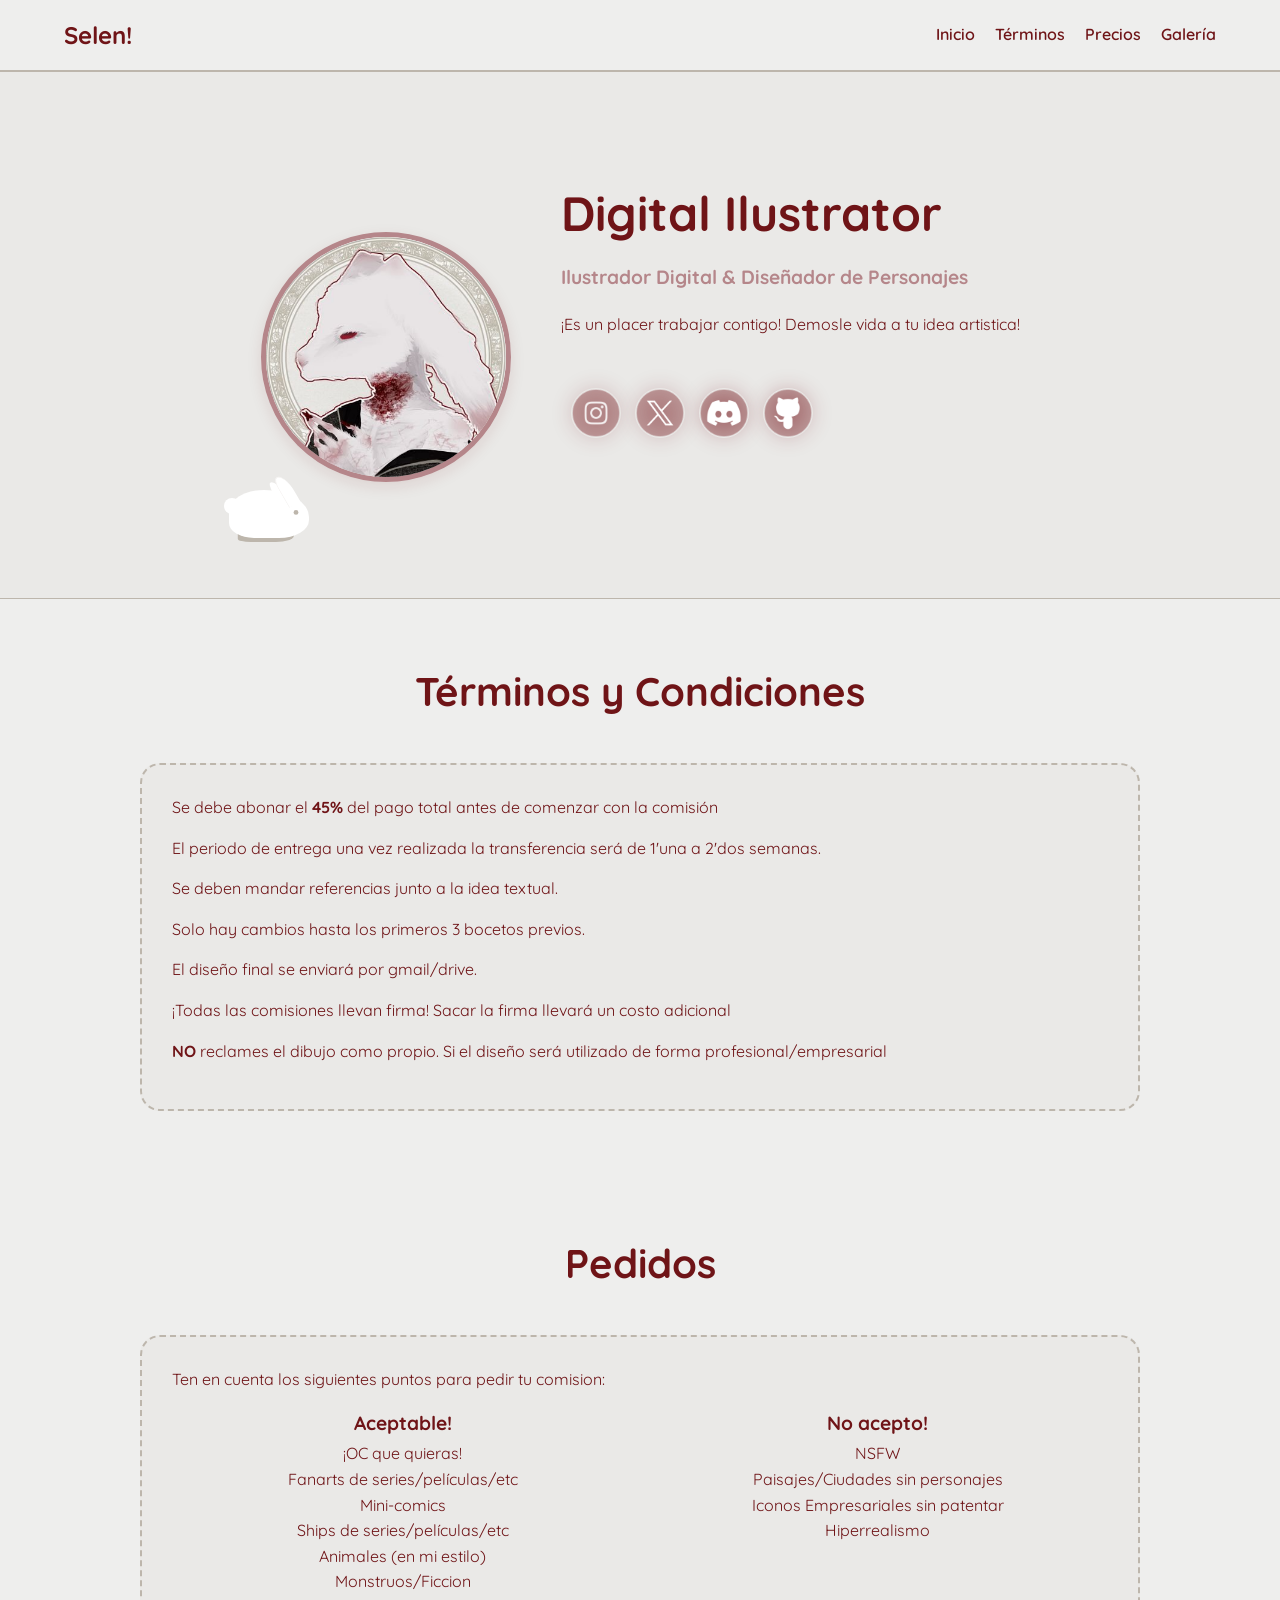
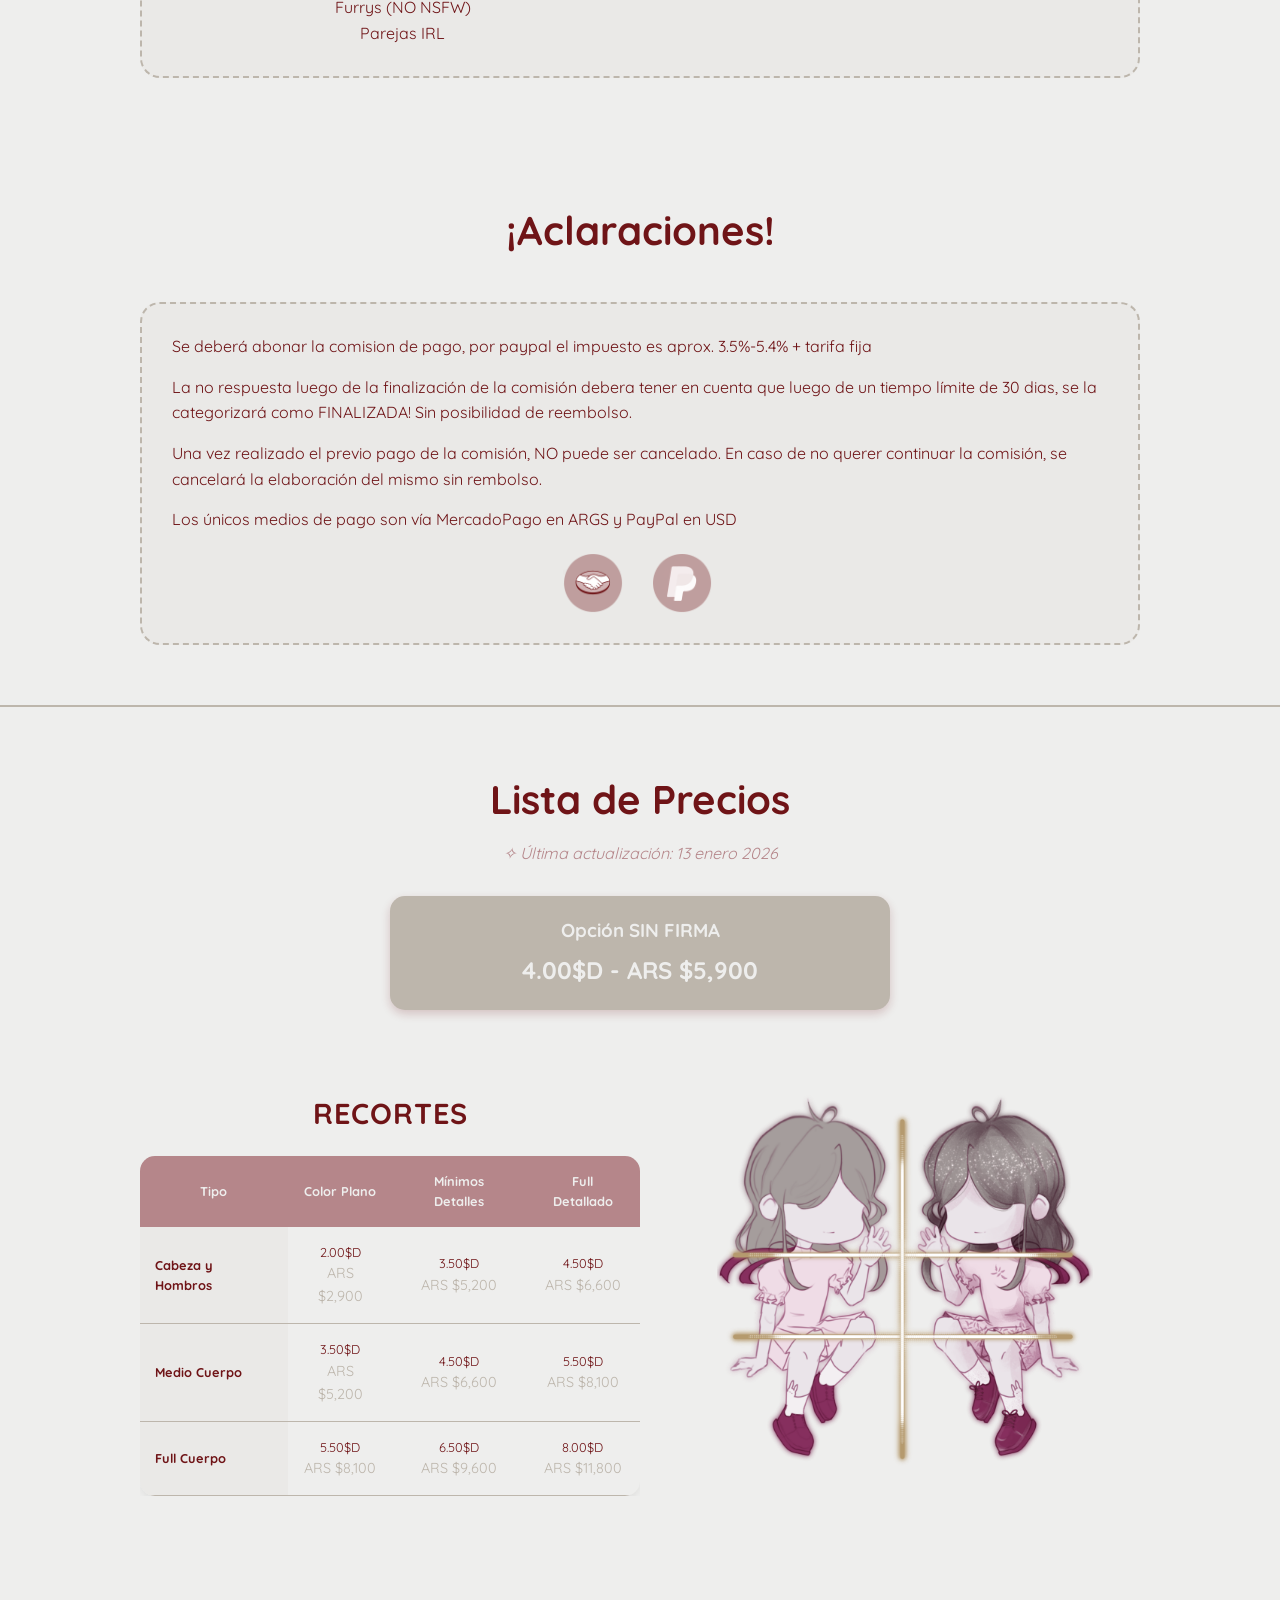
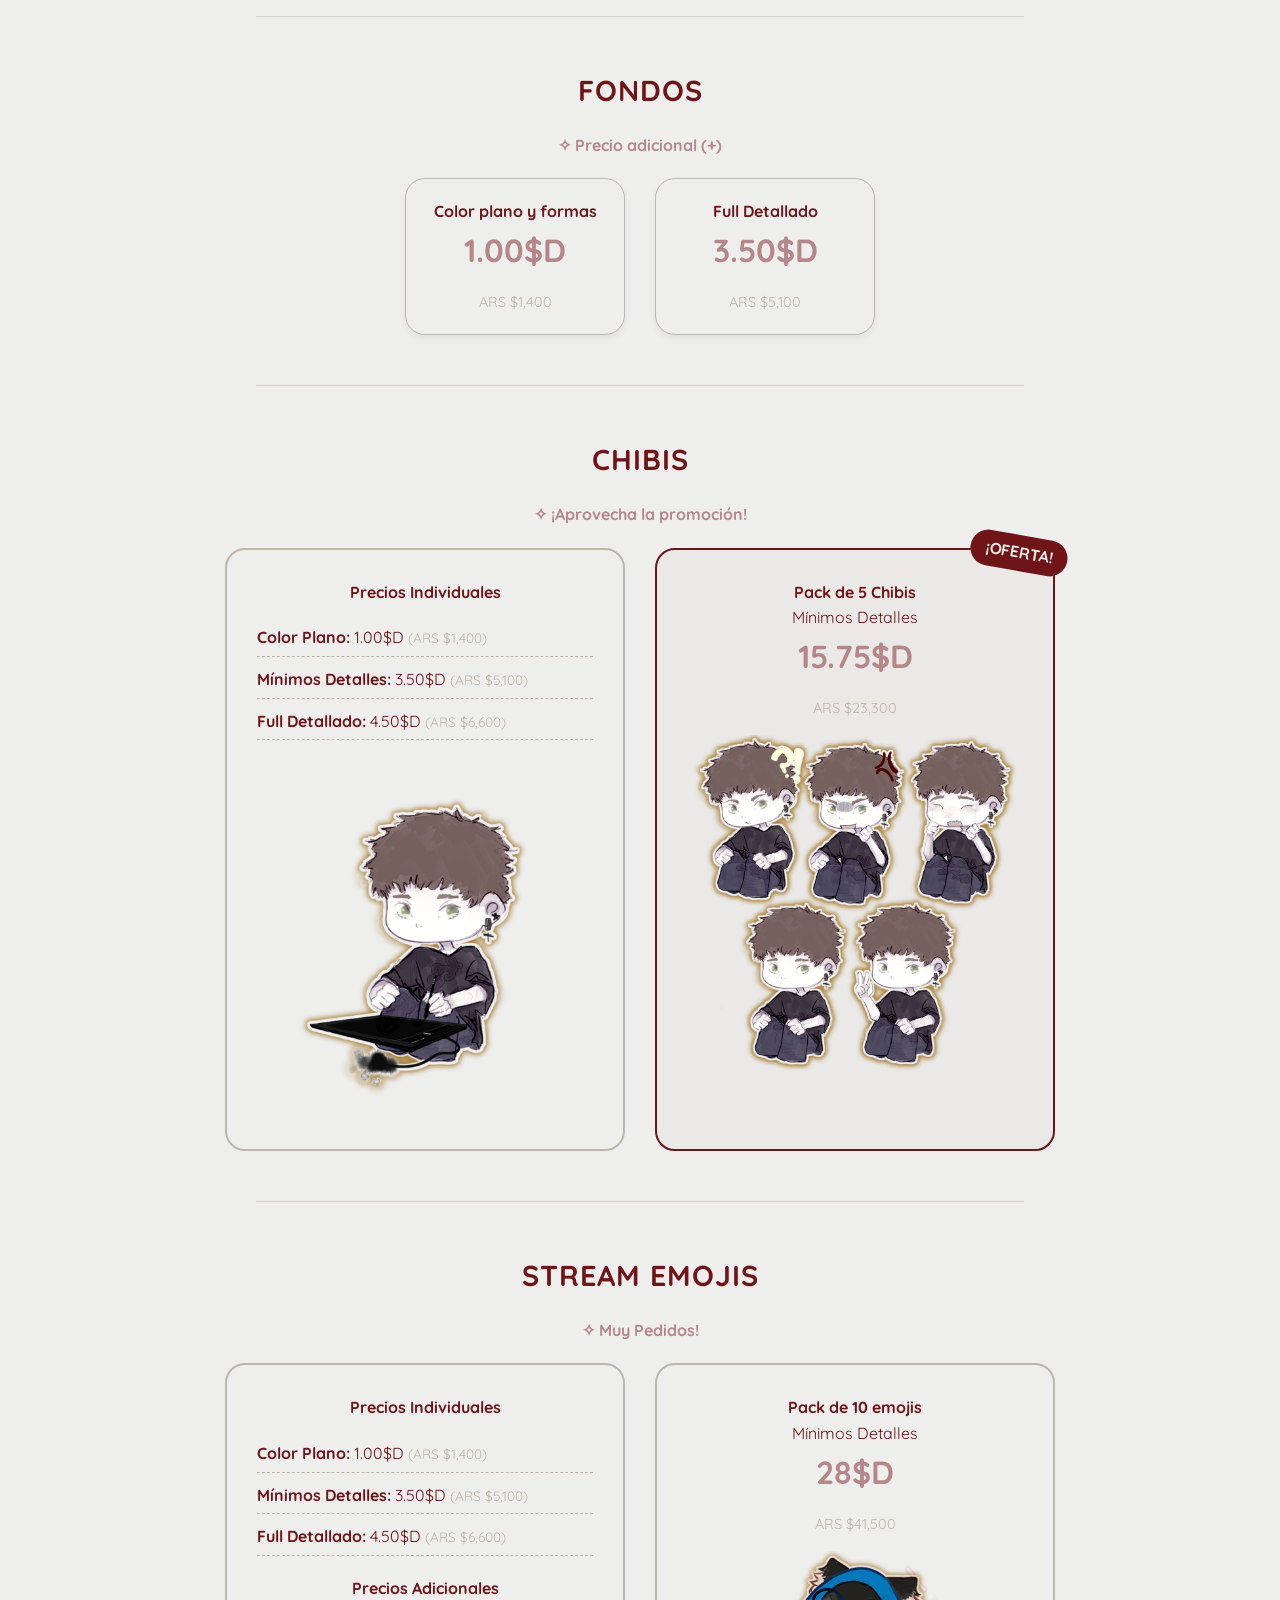
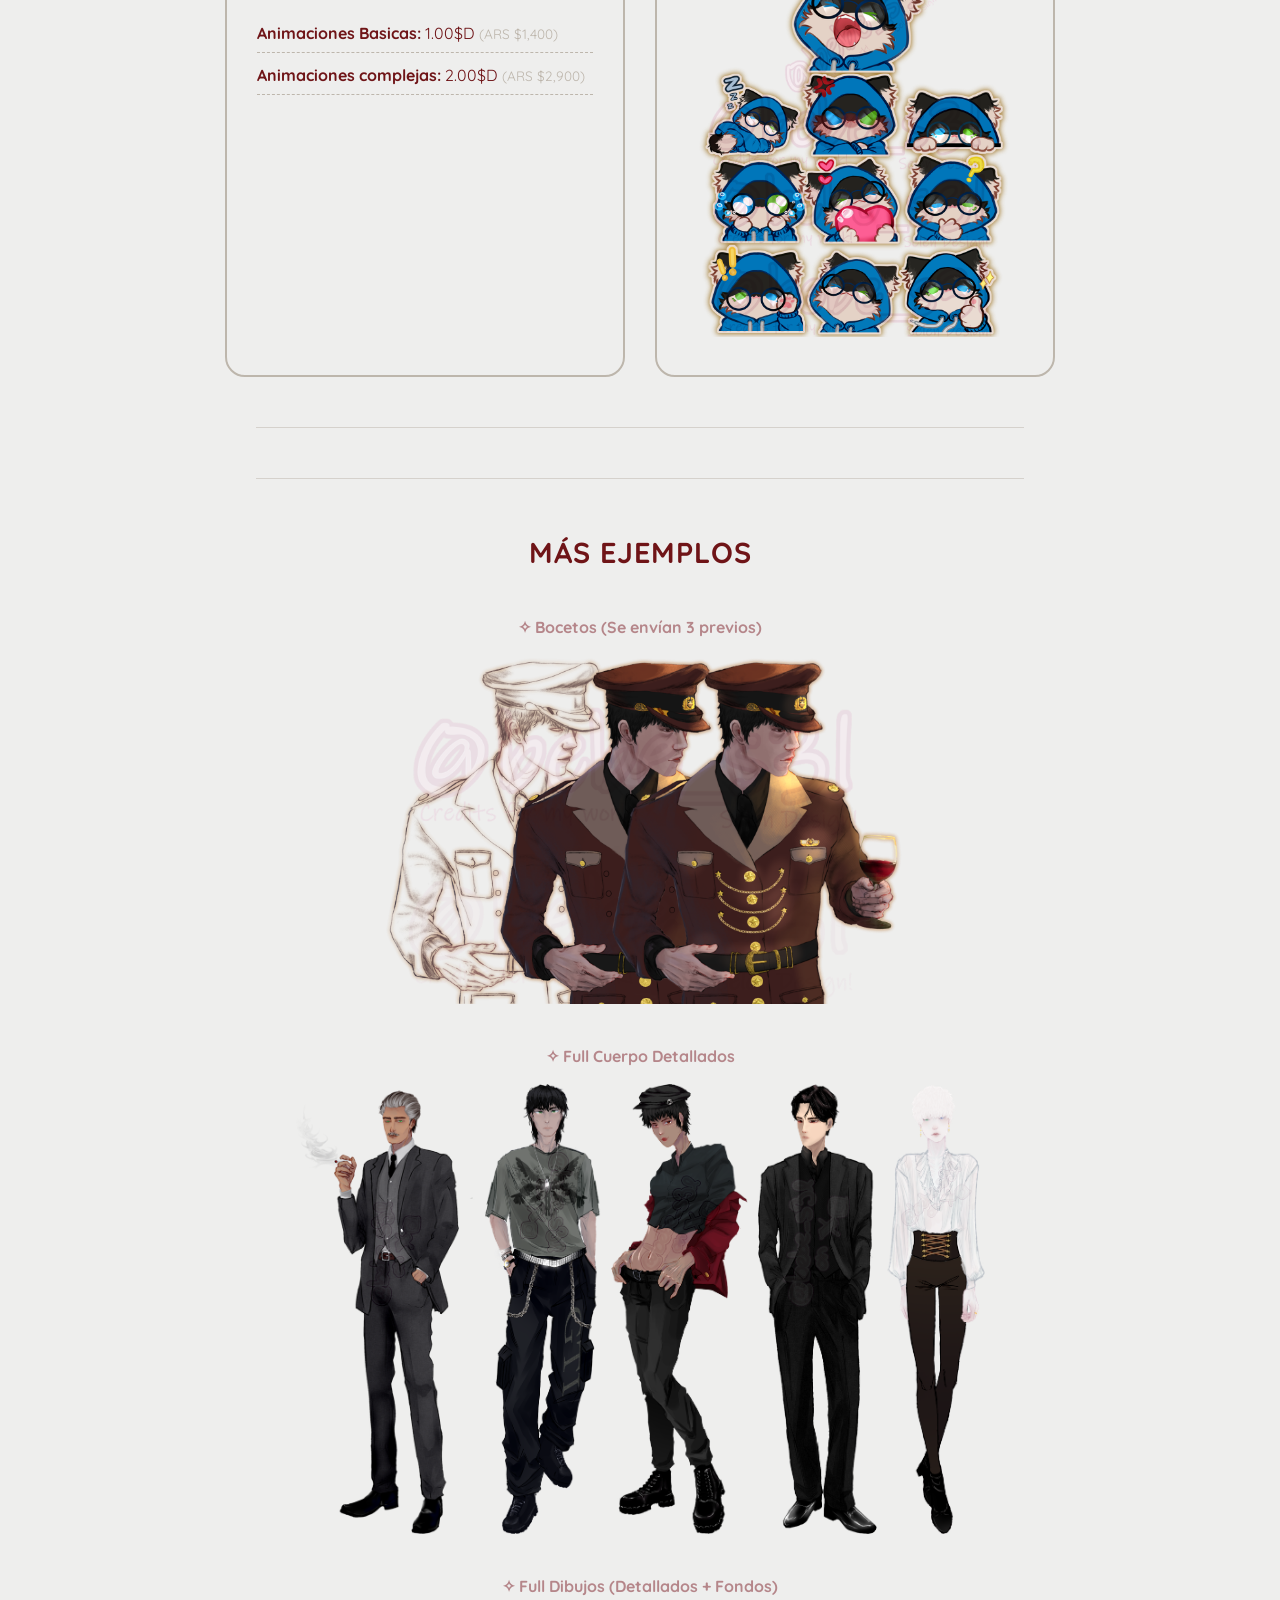
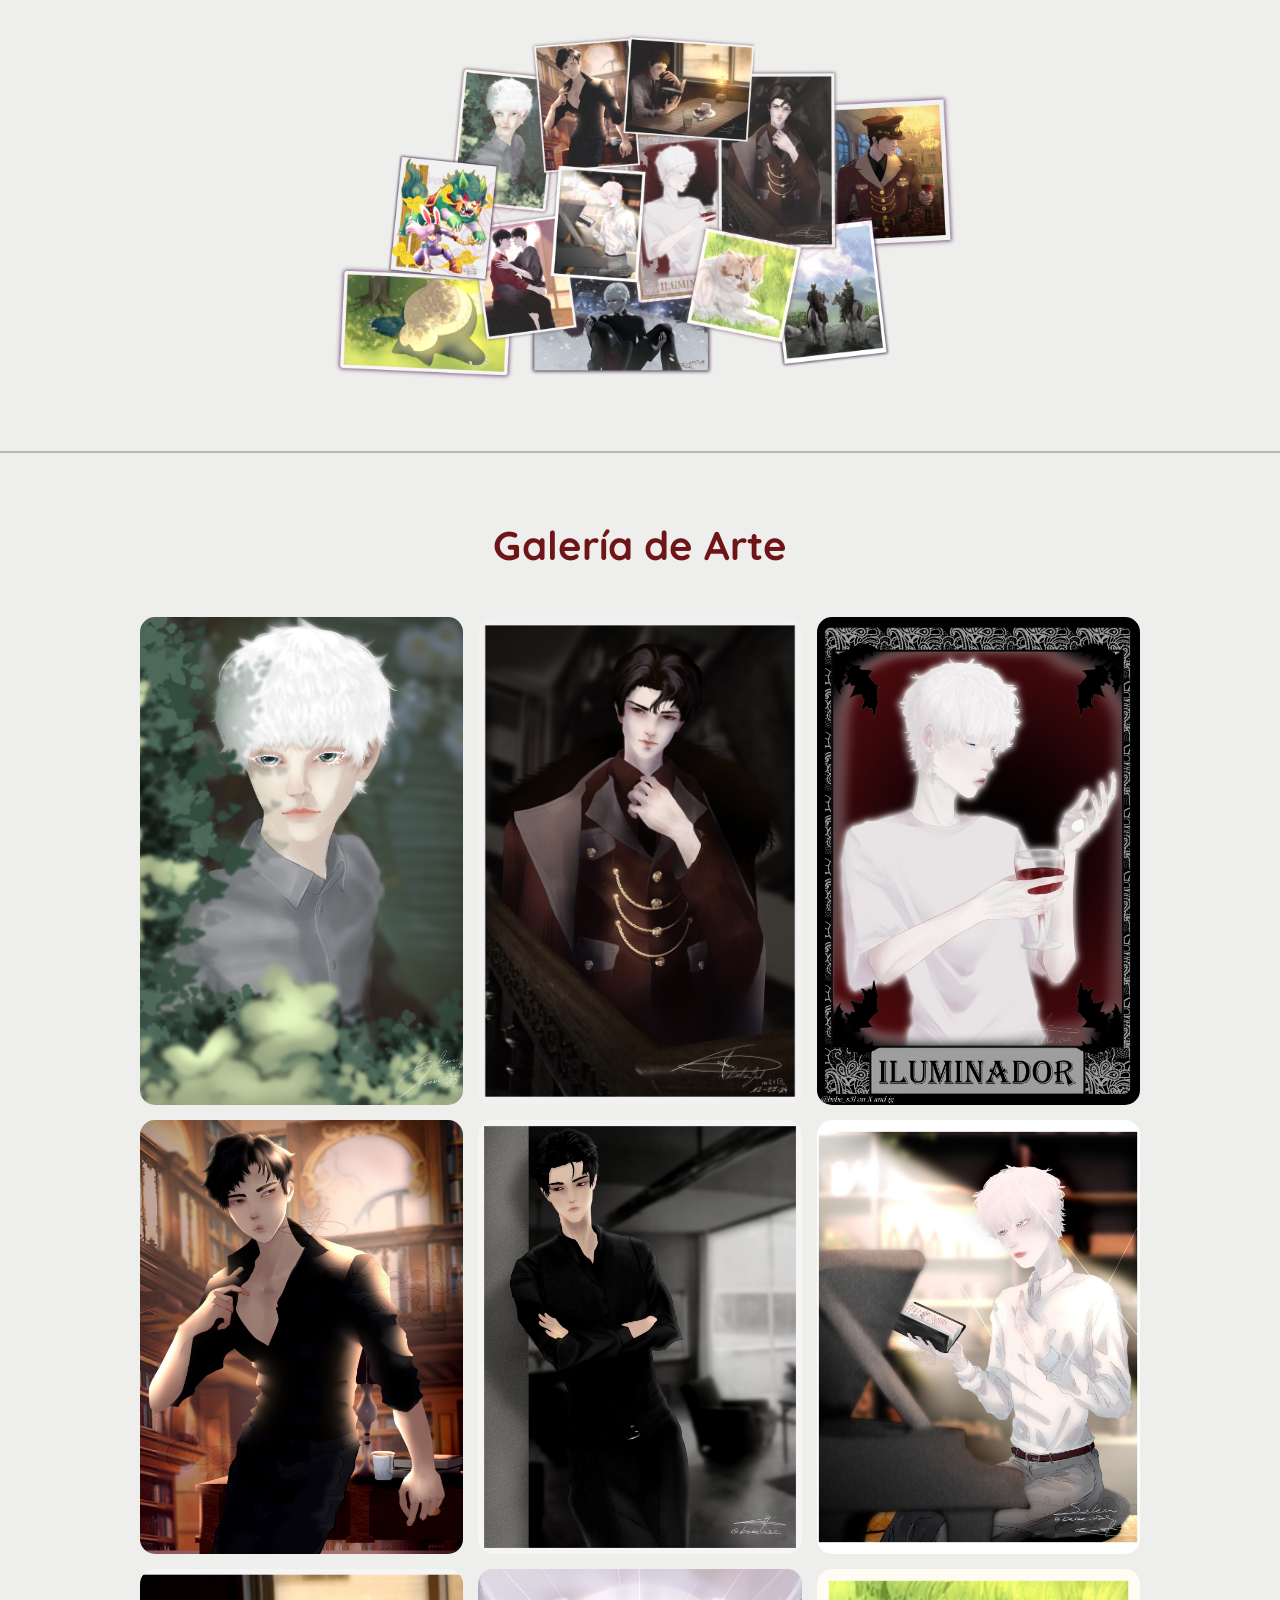
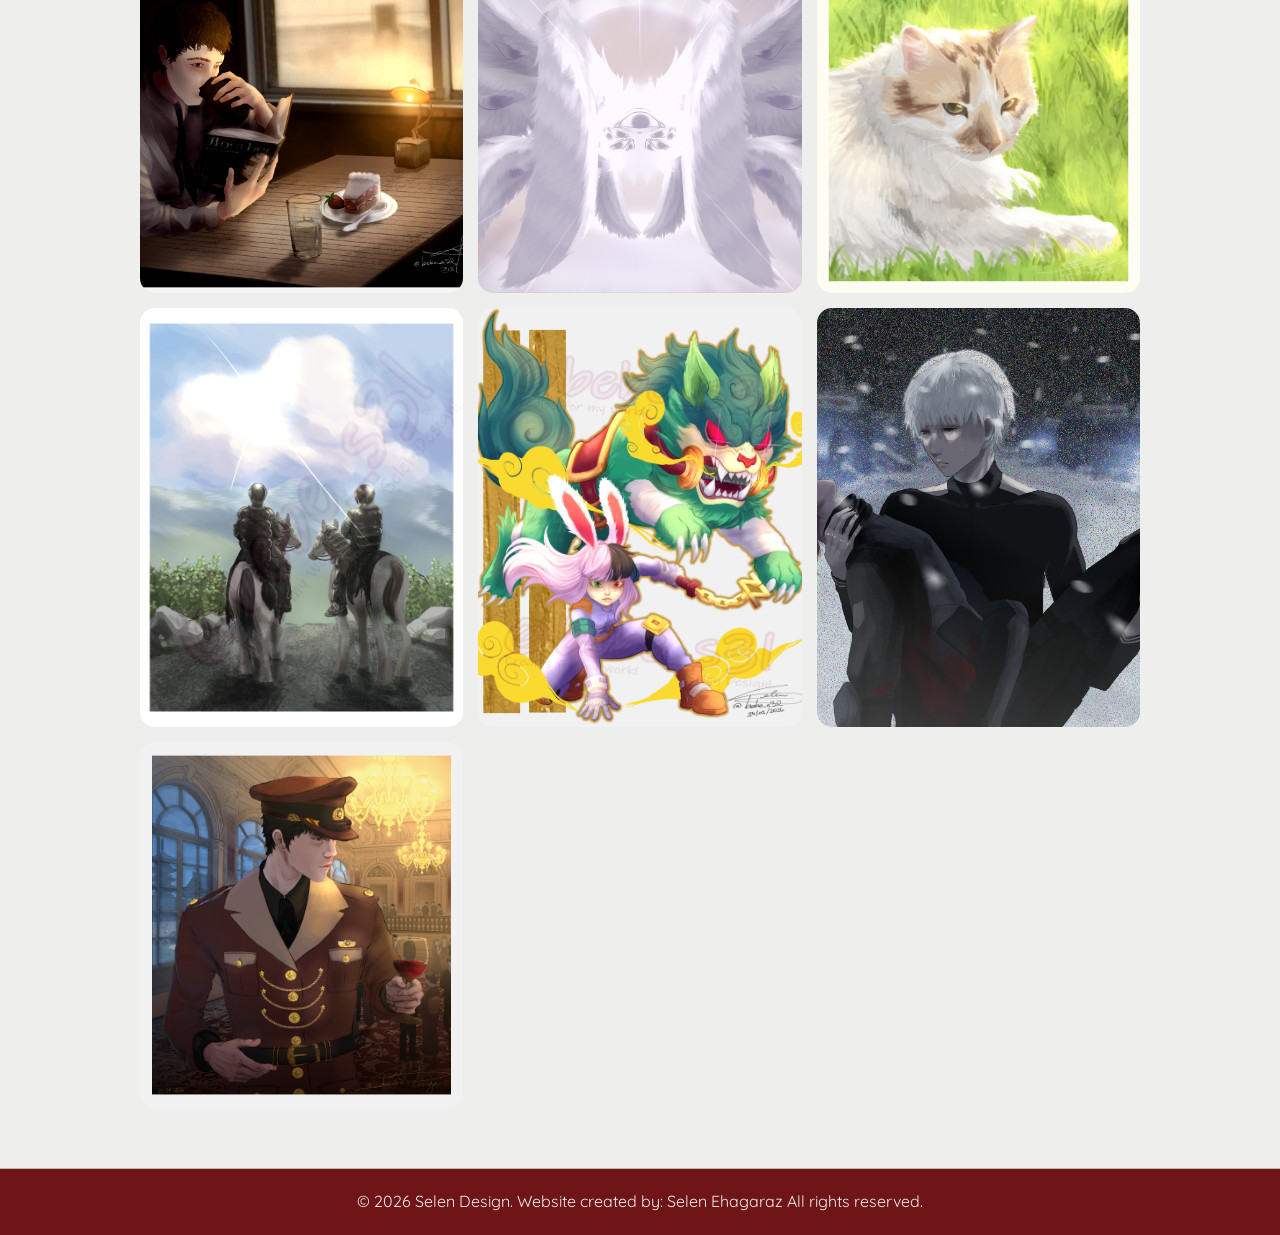
<file: index.html>
<!DOCTYPE html>
<html lang="es">

<head>
    <meta charset="UTF-8">
    <meta name="viewport" content="width=device-width, initial-scale=1.0">
    <title>Comisiones de Arte | Mi Portafolio</title>
    <link href="https://fonts.googleapis.com/css2?family=Quicksand:wght@400;600;700&display=swap" rel="stylesheet">
    <link rel="stylesheet" href="style.css">
    <link rel="icon" type="image/png" href="imags/logotipo.png">

</head>

<body>

    <nav class="navbar">
        <div class="logo">Selen!</div>
        <ul class="nav-links" id="navLinks">
            <li><a href="#home">Inicio</a></li>
            <li><a href="#tos">Términos</a></li>
            <li><a href="#precios">Precios</a></li>
            <li><a href="#galeria">Galería</a></li>
        </ul>
        <div class="burger" onclick="toggleMenu()">
            <div class="line"></div>
            <div class="line"></div>
            <div class="line"></div>
        </div>
    </nav>

    <section id="home" class="header-section">
        <div class="container header-content">
            <div class="profile-img-container">
                <div class="box">
                </div><img src="imags/Logo.jpg" alt="Logo de Selen" class="profile-pic">
                <div class="rabbit">
                </div>

            </div>
            <div class="bio-text">
                <h1>Digital Ilustrator</h1>
                <p class="subtitle">Ilustrador Digital & Diseñador de Personajes</p>
                <p class="description">
                    ¡Es un placer trabajar contigo! Demosle vida a tu idea artistica!
                </p>
                <div class="social-media">
                    <li> <a href="https://www.instagram.com/bebe_s3l"><img src="imags/InstagramLogo.png" alt="" /> </a>
                    </li>
                    <li> <a href="https://x.com/bebe_s3l?t=eP7P0-OWWqbF-CsTfuoMJg&s=09"><img src="imags/XLogo.png"
                                alt="" />
                        </a></li>
                    <li> <a href="https://discord.com/invite/ER3rMsMYZ3"><img src="imags/DiscordLogo.png" alt="" /> </a>
                    </li>
                    <li> <a href="https://github.com/Selen-Programm"><img src="imags/GithubLogo.png" alt="" /> </a></li>
                </div>
            </div>
        </div>
    </section>

    <section id="tos" class="section-gray">
        <div class="container">
            <h2 class="section-title">Términos y Condiciones</h2>
            <div class="tos-box">
                <ul class="tos-list">
                    <li>Se debe abonar el <b>45%</b> del pago total antes de comenzar con la comisión </li>
                    <li>El periodo de entrega una vez realizada la transferencia será de 1'una a 2'dos semanas. </li>
                    <li>Se deben mandar referencias junto a la idea textual. </li>
                    <li>Solo hay cambios hasta los primeros 3 bocetos previos. </li>
                    <li>El diseño final se enviará por gmail/drive. </li>
                    <li>¡Todas las comisiones llevan firma! Sacar la firma llevará un costo adicional </li>
                    <li><b>NO</b> reclames el dibujo como propio. Si el diseño será utilizado de forma
                        profesional/empresarial
                    </li>
                </ul>
            </div>
        </div>

        <div class="container">
            <h2 class="section-title">Pedidos</h2>
            <div class="tos-box">
                <ul class="tos-list">
                    <li>Ten en cuenta los siguientes puntos para pedir tu comision: </li>
                    <div class="tos-list-parent">
                        <div class="left-div">
                            <h2 class="parent-title">Aceptable!</h2>
                            <ul>
                                <li>¡OC que quieras!</li>
                                <li>Fanarts de series/películas/etc</li>
                                <li>Mini-comics</li>
                                <li>Ships de series/películas/etc</li>
                                <li>Animales (en mi estilo)</li>
                                <li>Monstruos/Ficcion</li>
                                <li>Furrys (NO NSFW)</li>
                                <li>Parejas IRL</li>
                            </ul>
                            </li>
                        </div>
                        <div class="right-div">
                            <h2 class="parent-title">No acepto!</h2>
                            <ul>
                                <li>NSFW</li>
                                <li>Paisajes/Ciudades sin personajes</li>
                                <li>Iconos Empresariales sin patentar</li>
                                <li>Hiperrealismo</li>
                            </ul>
                            </li>
                        </div>
                    </div>
                </ul>
            </div>
        </div>

        <div class="container">
            <h2 class="section-title">¡Aclaraciones!</h2>
            <div class="tos-box">
                <ul class="tos-list">
                    <li> Se deberá abonar la comision de pago, por paypal el impuesto es aprox. 3.5%-5.4% + tarifa fija
                    </li>
                    <li>La no respuesta luego de la finalización de la comisión debera tener en cuenta que luego de un
                        tiempo límite de 30 dias, se la categorizará como FINALIZADA! Sin posibilidad de reembolso.</li>
                    <li>Una vez realizado el previo pago de la comisión, NO puede ser cancelado. En caso de no querer
                        continuar la comisión, se cancelará la elaboración del mismo sin rembolso. </li>
                    <li>Los únicos medios de pago son vía MercadoPago en ARGS y PayPal en USD</li>
                </ul>
                <div class="medios-pago">
                    <div class="pagos">
                        <li><img src="imags/MLLogo.png" alt="" width="10%"> </li>
                        <li><img src="imags/PayPalLogo.png" alt="" width="10%"> </li>
                    </div>
                </div>
            </div>



        </div>
    </section>

    <section id="precios" class="section-gray">
        <div class="container">
            <h2 class="section-title">Lista de Precios</h2>
            <p class="last-update">✧ Última actualización: 13 enero 2026</p>

            <div class="alert-box">
                <h3>Opción SIN FIRMA</h3>
                <p class="price-highlight">4.00$D - ARS $5,900</p>
            </div>

            <div class="table-computer-distr">
                <div class="table-container">
                    <h3 class="subsection-title">Recortes</h3>
                    <table class="prices-table">
                        <thead>
                            <tr>
                                <th>Tipo</th>
                                <th>Color Plano</th>
                                <th>Mínimos Detalles</th>
                                <th>Full Detallado</th>
                            </tr>
                        </thead>
                        <tbody>
                            <tr>
                                <td class="row-header">Cabeza y Hombros</td>
                                <td>2.00$D<br><span class="ars-price">ARS $2,900</span></td>
                                <td>3.50$D<br><span class="ars-price">ARS $5,200</span></td>
                                <td>4.50$D<br><span class="ars-price">ARS $6,600</span></td>
                            </tr>
                            <tr>
                                <td class="row-header">Medio Cuerpo</td>
                                <td>3.50$D<br><span class="ars-price">ARS $5,200
                                <td>4.50$D<br><span class="ars-price">ARS $6,600</span></td>
                                <td>5.50$D<br><span class="ars-price">ARS $8,100</span></td>
                            </tr>
                            <tr>
                                <td class="row-header">Full Cuerpo</td>
                                <td>5.50$D<br><span class="ars-price">ARS $8,100</span></td>
                                <td>6.50$D<br><span class="ars-price">ARS $9,600</span></td>
                                <td>8.00$D<br><span class="ars-price">ARS $11,800</span></td>
                            </tr>
                        </tbody>
                    </table>
                </div>

                <div class="example-block">
                    <img src="imags/FC WEB recortes.png" alt="Ejemplos Recortes" class="example-img">
                </div>
            </div>
        </div>

        <hr class="divider">

        <h3 class="subsection-title">Fondos</h3>
        <p class="center-text">✧ Precio adicional (+)</p>
        <div class="prices-grid">
            <div class="price-card mini-card">
                <h4>Color plano y formas</h4>
                <div class="price">1.00$D</div>
                <p class="ars-price">ARS $1,400</p>
            </div>
            <div class="price-card mini-card">
                <h4>Full Detallado</h4>
                <div class="price">3.50$D</div>
                <p class="ars-price">ARS $5,100</p>
            </div>
        </div>

        <hr class="divider">

        <h3 class="subsection-title">Chibis</h3>
        <p class="center-text">✧ ¡Aprovecha la promoción!</p>

        <div class="chibis-container">
            <div class="chibi-box normal">
                <h4>Precios Individuales</h4>
                <ul class="clean-list">
                    <li><strong>Color Plano:</strong> 1.00$D <span class="ars-sm">(ARS $1,400)</span></li>
                    <li><strong>Mínimos Detalles:</strong> 3.50$D <span class="ars-sm">(ARS $5,100)</span></li>
                    <li><strong>Full Detallado:</strong> 4.50$D <span class="ars-sm">(ARS $6,600)</span></li>
                </ul>
                <img src="imags/Chibi Sel 2024.png" alt="Ejemplo Chibi" class="chibi-img">
            </div>

            <div class="chibi-box promo">
                <span class="badge">¡OFERTA!</span>
                <h4>Pack de 5 Chibis</h4>
                <p>Mínimos Detalles</p>
                <div class="price">15.75$D</div>
                <p class="ars-price">ARS $23,300</p>
                <img src="imags/Chibi Sel 2024 PROMO.png" alt="Promo Chibis" class="chibi-img">
            </div>
        </div>

        <hr class="divider">

        <h3 class="subsection-title">Stream EMOJIS</h3>
        <p class="center-text">✧ Muy Pedidos!</p>

        <div class="emoji-container">
            <div class="emoji-box normal">
                <h4>Precios Individuales</h4>
                <ul class="clean-list">
                    <li><strong>Color Plano:</strong> 1.00$D <span class="ars-sm">(ARS $1,400)</span></li>
                    <li><strong>Mínimos Detalles:</strong> 3.50$D <span class="ars-sm">(ARS $5,100)</span></li>
                    <li><strong>Full Detallado:</strong> 4.50$D <span class="ars-sm">(ARS $6,600)</span></li>
                </ul>
                <h4>Precios Adicionales</h4>
                <ul class="clean-list">
                    <li><strong>Animaciones Basicas:</strong> 1.00$D <span class="ars-sm">(ARS $1,400)</span></li>
                    <li><strong>Animaciones complejas:</strong> 2.00$D <span class="ars-sm">(ARS $2,900)</span></li>
                </ul>
            </div>
            <div class="emoji-box normal">
                <h4>Pack de 10 emojis</h4>
                <p>Mínimos Detalles</p>
                <div class="price">28$D</div>
                <p class="ars-price">ARS $41,500</p>
                <img src="imags/stickers.png" alt="emoji" class="emoji-img">
            </div>
        </div>


        <hr class="divider">

        <!-- 
        <h3 class="subsection-title">ROBLOX AVATARS</h3>
        <p class="center-text">✧ ¡Aprovecha la promoción!</p>

        <div class="roblox-container">
            <div class="roblox-box promo">
                <span class="badge">¡OFERTA!</span>
                <h4>Dibujo de Avatar Roblox</h4>
                <p>Mínimos Detalles</p>
                <div class="price">80$R</div>
                <p class="ars-price">Recuerda que solo llegan el 65% de los robux donados</p>
                <img src="imags/avatar-roblox.png" alt="Promo Roblox" class="roblox-img">
            </div>
        </div> -->


        <hr class="divider">

        <div class="examples-section">
            <h3 class="subsection-title">Más Ejemplos</h3>

            <div class="example-block">
                <h4>✧ Bocetos (Se envían 3 previos)</h4>
                <img src="imags/FC WEB bocetos.png" alt="Ejemplos Bocetos" class="example-img">
            </div>

            <div class="example-block">
                <h4>✧ Full Cuerpo Detallados</h4>
                <div class="mini-gallery">
                    <img src="imags/hombre1.png" alt="Ejemplo">
                    <img src="imags/hombre2.png" alt="Ejemplo">
                    <img src="imags/chica1.png" alt="Ejemplo">
                    <img src="imags/hombre3.png" alt="Ejemplo">
                    <img src="imags/hombre4.png" alt="Ejemplo">

                </div>
            </div>

            <div class="example-block">
                <h4>✧ Full Dibujos (Detallados + Fondos)</h4>
                <img style="max-width: 100%;" src="imags/FullDibujos.png" alt="Full Dibujos" class="example-img">
            </div>
        </div>

        </div>
    </section>

    <section id="galeria" class="section-gray">
        <div class="container">
            <h2 class="section-title">Galería de Arte</h2>
            <div class="gallery-grid">
                <img src="imags/dib1.jpg" alt="Dibujo 1">
                <img src="imags/dib8.jpeg" alt="Dibujo 2">
                <img src="imags/dib3.jpg" alt="Dibujo 3">
                <img src="imags/dib6.jpeg" alt="Dibujo 4">
                <img src="imags/dib2.jpeg" alt="Dibujo 5">
                <img src="imags/dib5.jpeg" alt="Dibujo 6">
                <img src="imags/dib4.jpg" alt="Dibujo 7">
                <img src="imags/dib7.jpeg" alt="Dibujo 8">
                <img src="imags/dib9.png" alt="Dibujo 9">
                <img src="imags/dib10.jpg" alt="Dibujo 10">
                <img src="imags/dib11.png" alt="Dibujo 11">
                <img src="imags/dib12.png" alt="Dibujo 12">
                <img src="imags/dib13.png" alt="Dibujo 13">

            </div>
        </div>
    </section>

    <footer>
        <p>© 2026 Selen Design. Website created by: Selen Ehagaraz All rights reserved.</p>
    </footer>

    <script src="script.js"></script>
</body>

</html>
</file>
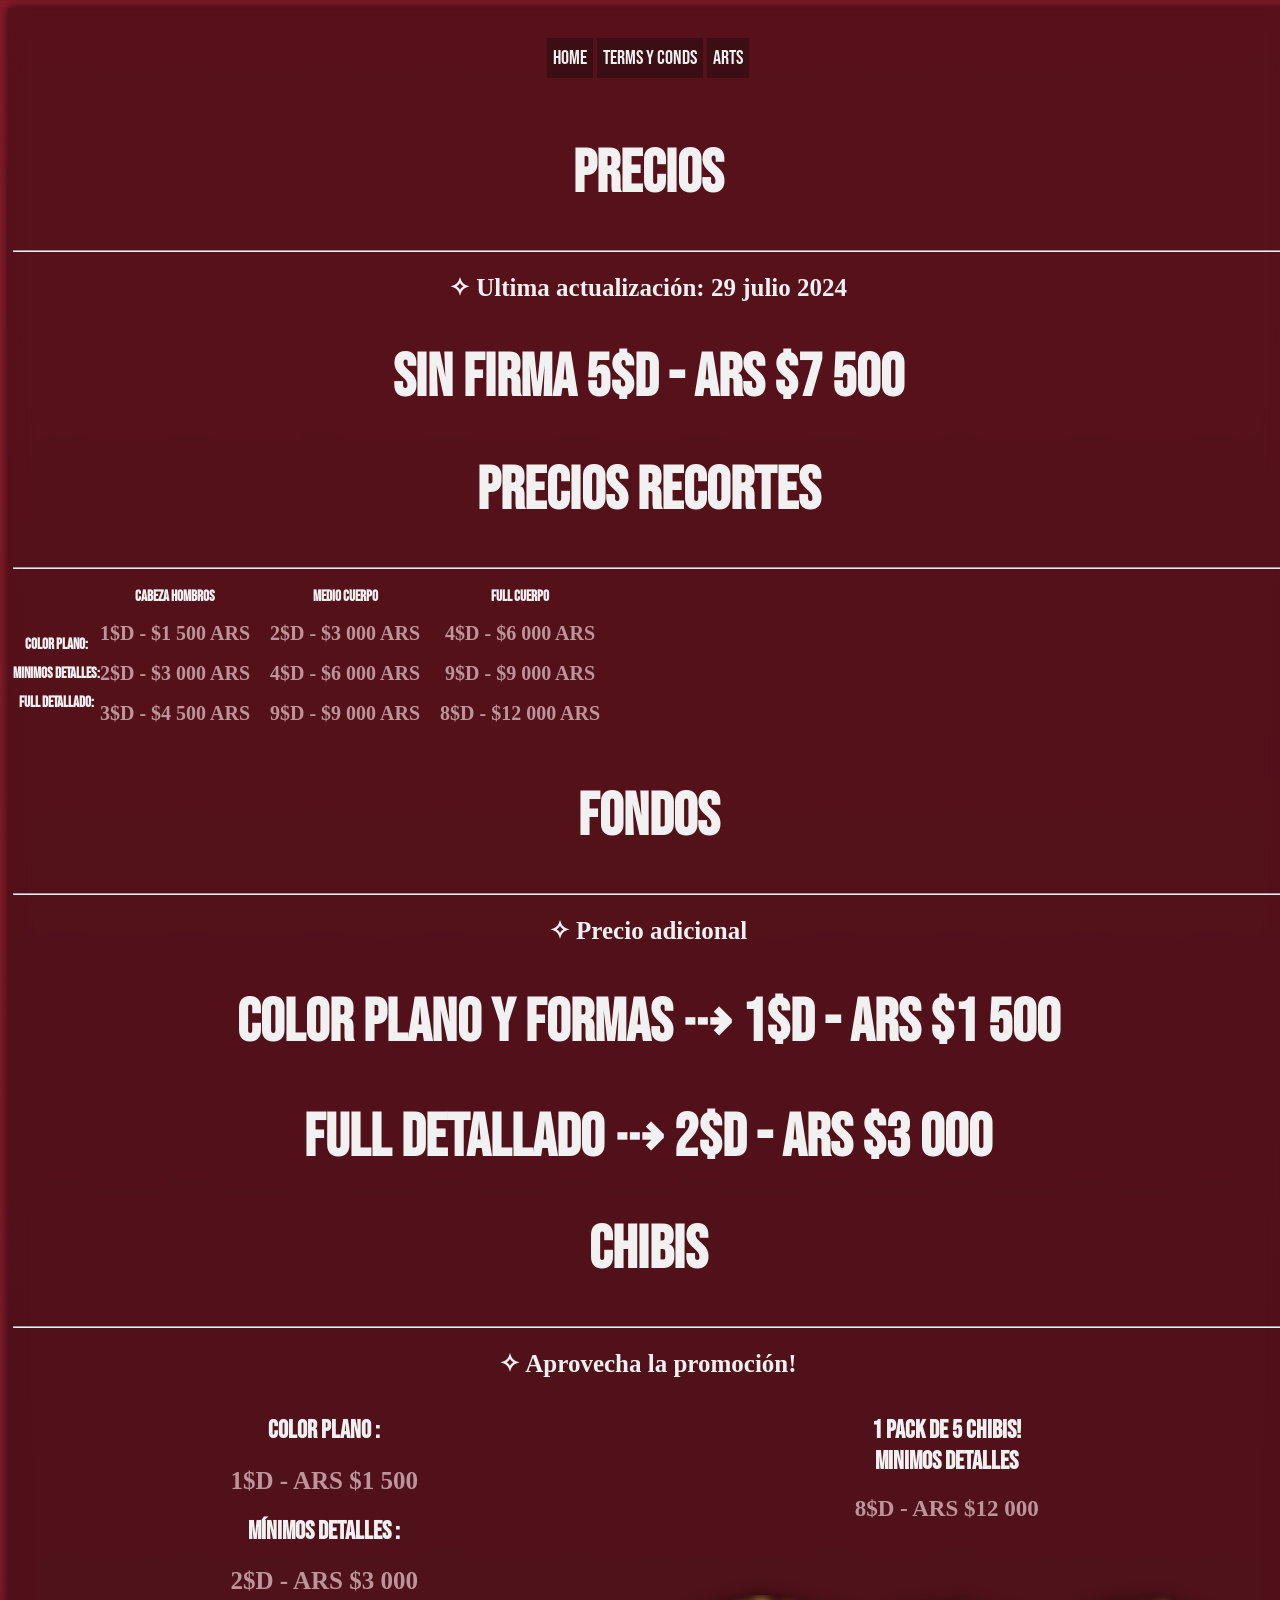
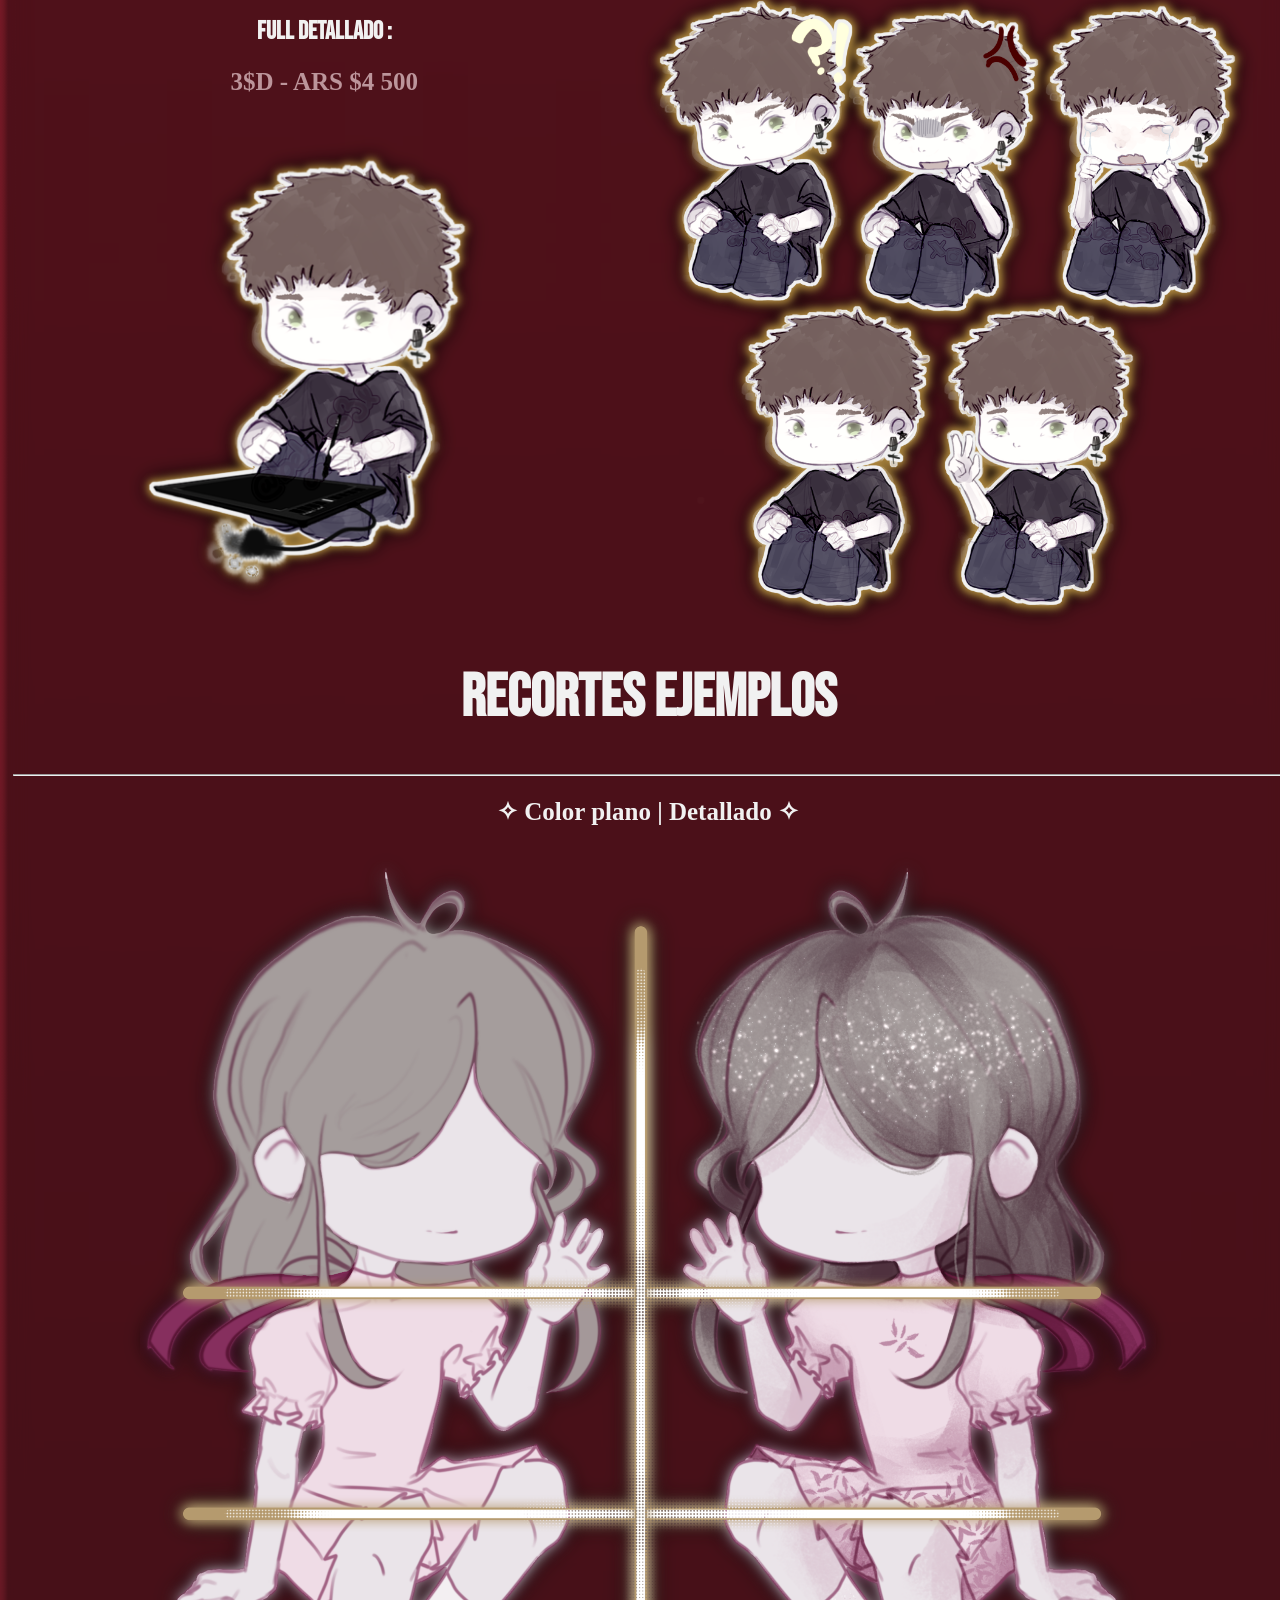
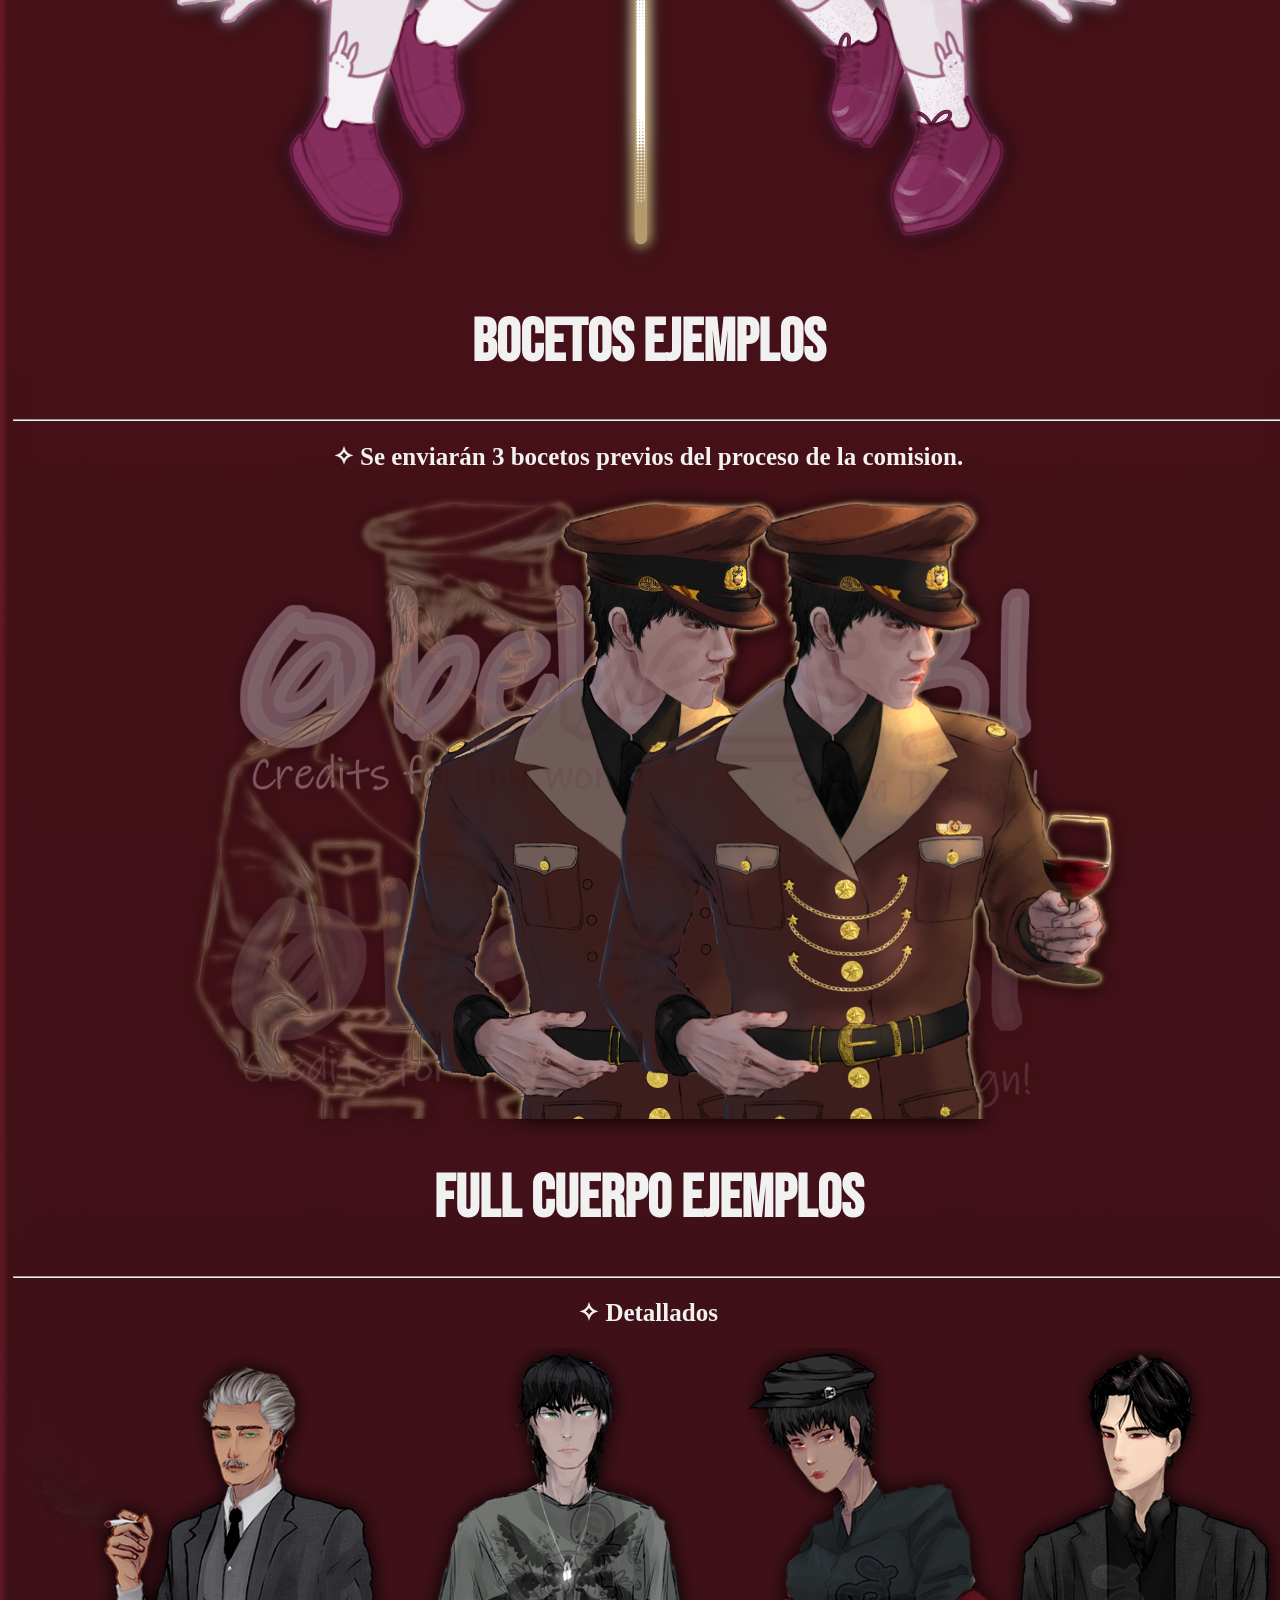
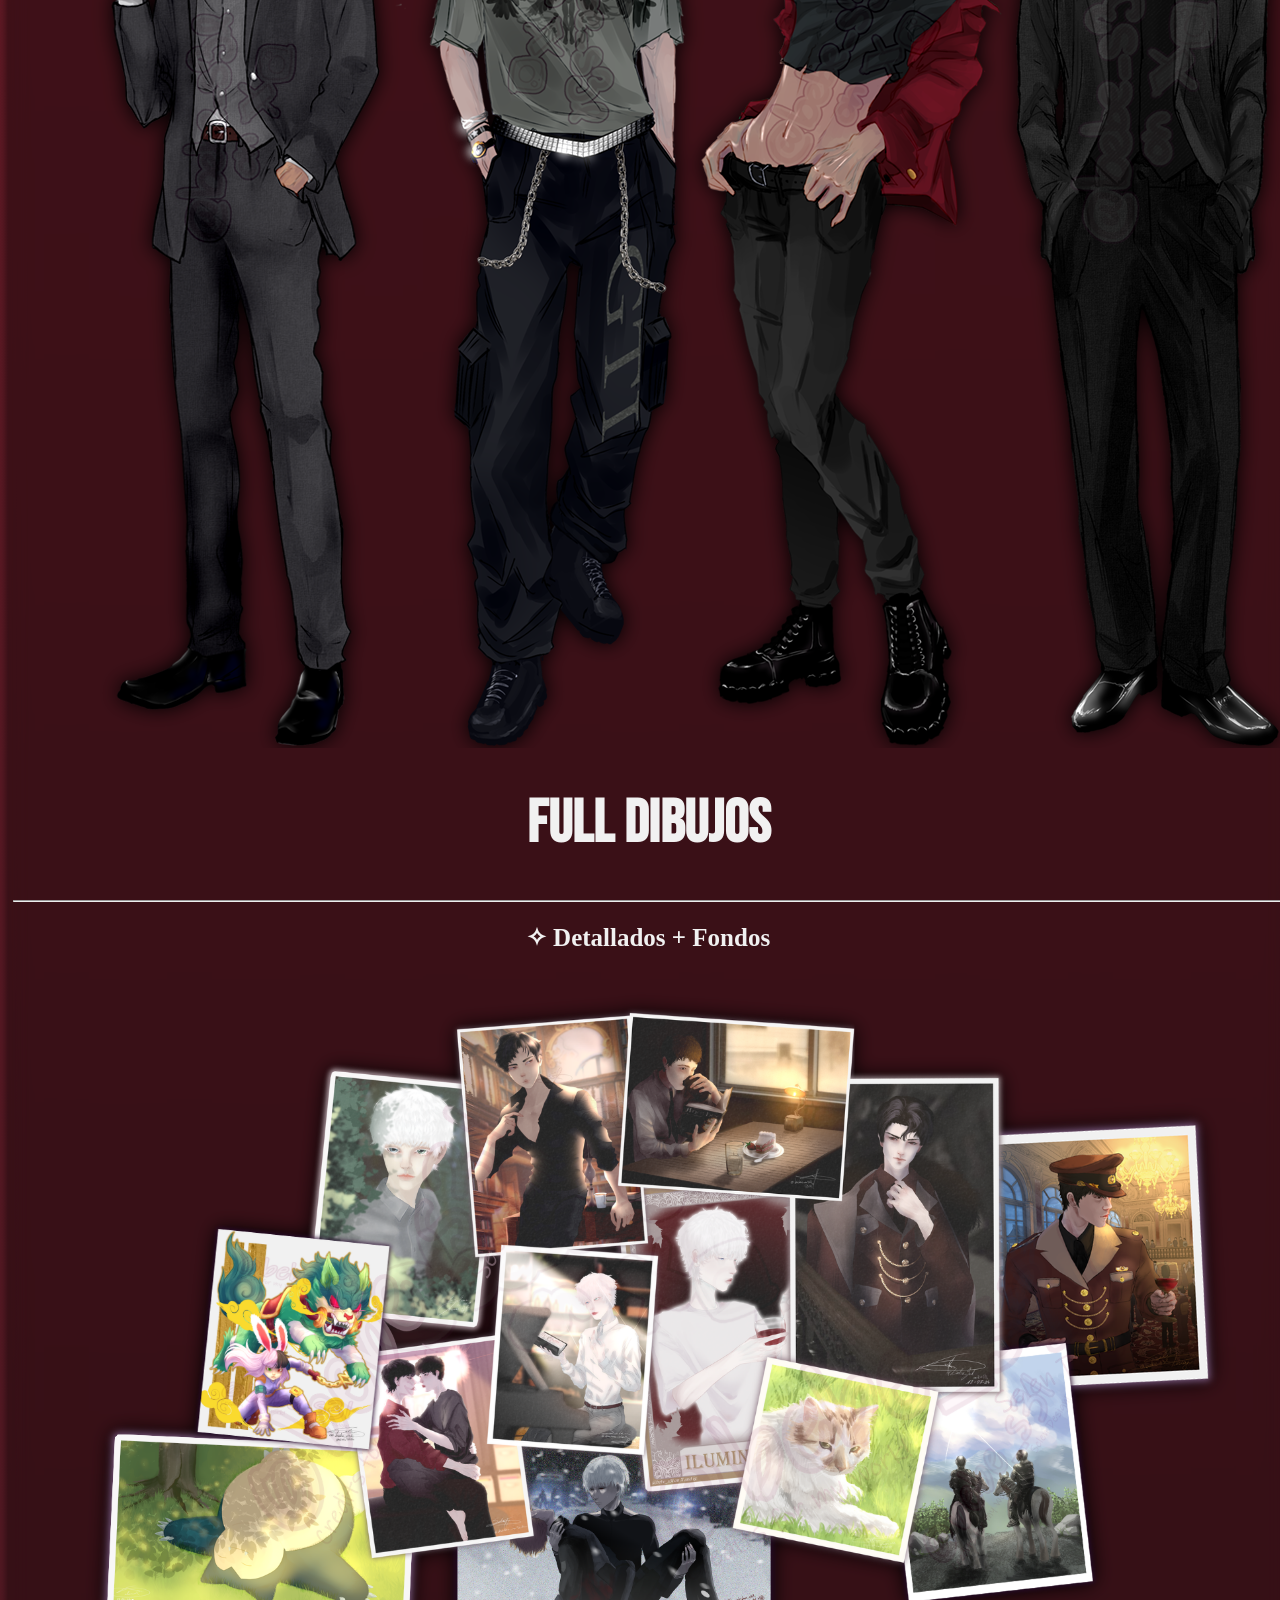
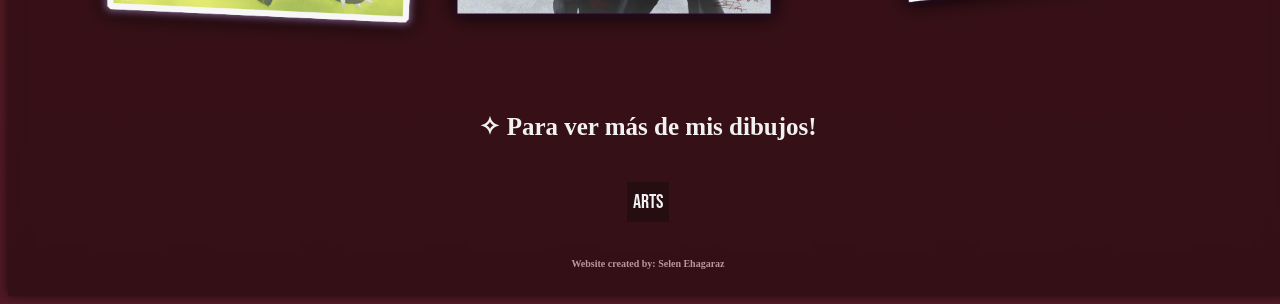
<file: prices.html>
<!DOCTYPE html>
<html lang="en">
<head>
    <meta charset="UTF-8">
    <meta name="viewport" content="width=device-width, initial-scale=1.0">
    <title>Selen Commissions</title>
    <link rel="stylesheet" type="text/css" href="styles.css">
    <link rel="preconnect" href="https://fonts.gstatic.com" crossorigin>
    <link href="https://fonts.googleapis.com/css2?family=Bebas+Neue&display=swap" rel="stylesheet">
</head>
<body class="imagen1">
    <div class="box">
        <div class="botones">
            <button><a href="comisiones.html"> Home </a></button>
            <button><a href="tscs.html"> Terms y conds </a></button>
            <button><a href="arts.html"> Arts </a></button>
        </div>
        <h1> Precios </h1> <hr>
        <h2> ✧ Ultima actualización: 29 julio 2024 </h2>

        <div>
            <h1>SIN FIRMA 5$D - ARS $7 500</h1>
        </div>
        <h1> Precios Recortes</h1><hr>

        <div class="precios recortes">
            <div class="box-1">
                <h1><br><br></h1>
                <h1>Color plano:</h1>
                <h1>Minimos Detalles:</h1>
                <h1>Full Detallado:</h1>
            </div>
            <div class="box-2">
                <h1>Cabeza Hombros </h1>
                <h2>1$D - $1 500 ARS</h2>
                <h2>2$D - $3 000 ARS</h2>
                <h2>3$D - $4 500 ARS</h2>
            </div>
            <div class="box-3">
                <h1>Medio Cuerpo</h1>
                <h2>2$D - $3 000 ARS</h2>
                <h2>4$D - $6 000 ARS</h2>
                <h2>9$D - $9 000 ARS</h2>
            </div>
            <div class="box-4">
                <h1>Full Cuerpo </h1>
                <h2>4$D - $6 000 ARS</h2>
                <h2>9$D - $9 000 ARS</h2>
                <h2>8$D - $12 000 ARS</h2>
            </div>
        </div>

        <h1> Fondos </h1><hr>
        <h2> ✧ Precio adicional</h2>
        <h1>Color plano y formas ⇢ 1$D - ARS $1 500</h1>
        <h1>Full Detallado ⇢ 2$D - ARS $3 000</h1>

        <h1> Chibis </h1><hr>
        <h2> ✧ Aprovecha la promoción! </h2>
            
                    
        <div class="chibis cajas">
            <div class="box-1">
                <h1>Color Plano : <br> </h1>
                <h2>1$D - ARS $1 500 </h2>
                <h1> Mínimos Detalles : <br></h1>
                <h2> 2$D - ARS $3 000 </h2>
                <h1> Full Detallado :<br></h1>
                <h2> 3$D - ARS $4 500 </h2>
                <img class="sombra burpl" src="imags/Chibi Sel 2024.png" alt="" width="80%">
            </div>
            <div class="box-2">
                <h1>1 Pack de 5 Chibis! <br>
                    Minimos Detalles <br> </h1>
                <h2>8$D - ARS $12 000 </h2>  <br> <br> <br>
                    <img class="sombra burpl" src="imags/Chibi Sel 2024 PROMO.png" alt="" width="100%">
            </div>
        </div>

        <h1> Recortes Ejemplos </h1><hr>
        <h2> ✧ Color plano | Detallado ✧</h2>
        <img class="sombra" src="imags/FC WEB recortes.png" alt="" width="80%">
        
        <h1> Bocetos Ejemplos </h1><hr>
        <h2> ✧ Se enviarán 3 bocetos previos del proceso de la comision.</h2>
        <img class="sombra" src="imags/FC WEB bocetos.png" alt="" width="80%">


        <h1> Full Cuerpo Ejemplos </h1><hr>
        <h2> ✧ Detallados </h2>
        <div class="container">
            <div class="gallery">
                <img class="sombra" src="imags/hombre1.png" alt="" />
                <img class="sombra" src="imags/hombre2.png" alt="" />
                <img class="sombra" src="imags/chica1.png" alt="" />
                <img class="sombra" src="imags/hombre3.png" alt="" />
                <img class="sombra" src="imags/hombre4.png" alt="" />
            </div>
        </div>

        <h1> Full Dibujos </h1><hr>
        <h2> ✧ Detallados + Fondos </h2>
        <img class="sombra" src="imags/FullDibujos.png" alt="" width="100%">
        <h2> ✧ Para ver más de mis dibujos! </h2>
        <div class="botones">
            <button><a href="arts.html"> Arts </a></button>
        </div>
        <h5>Website created by: Selen Ehagaraz</h5>
    </div>
</body>
</file>
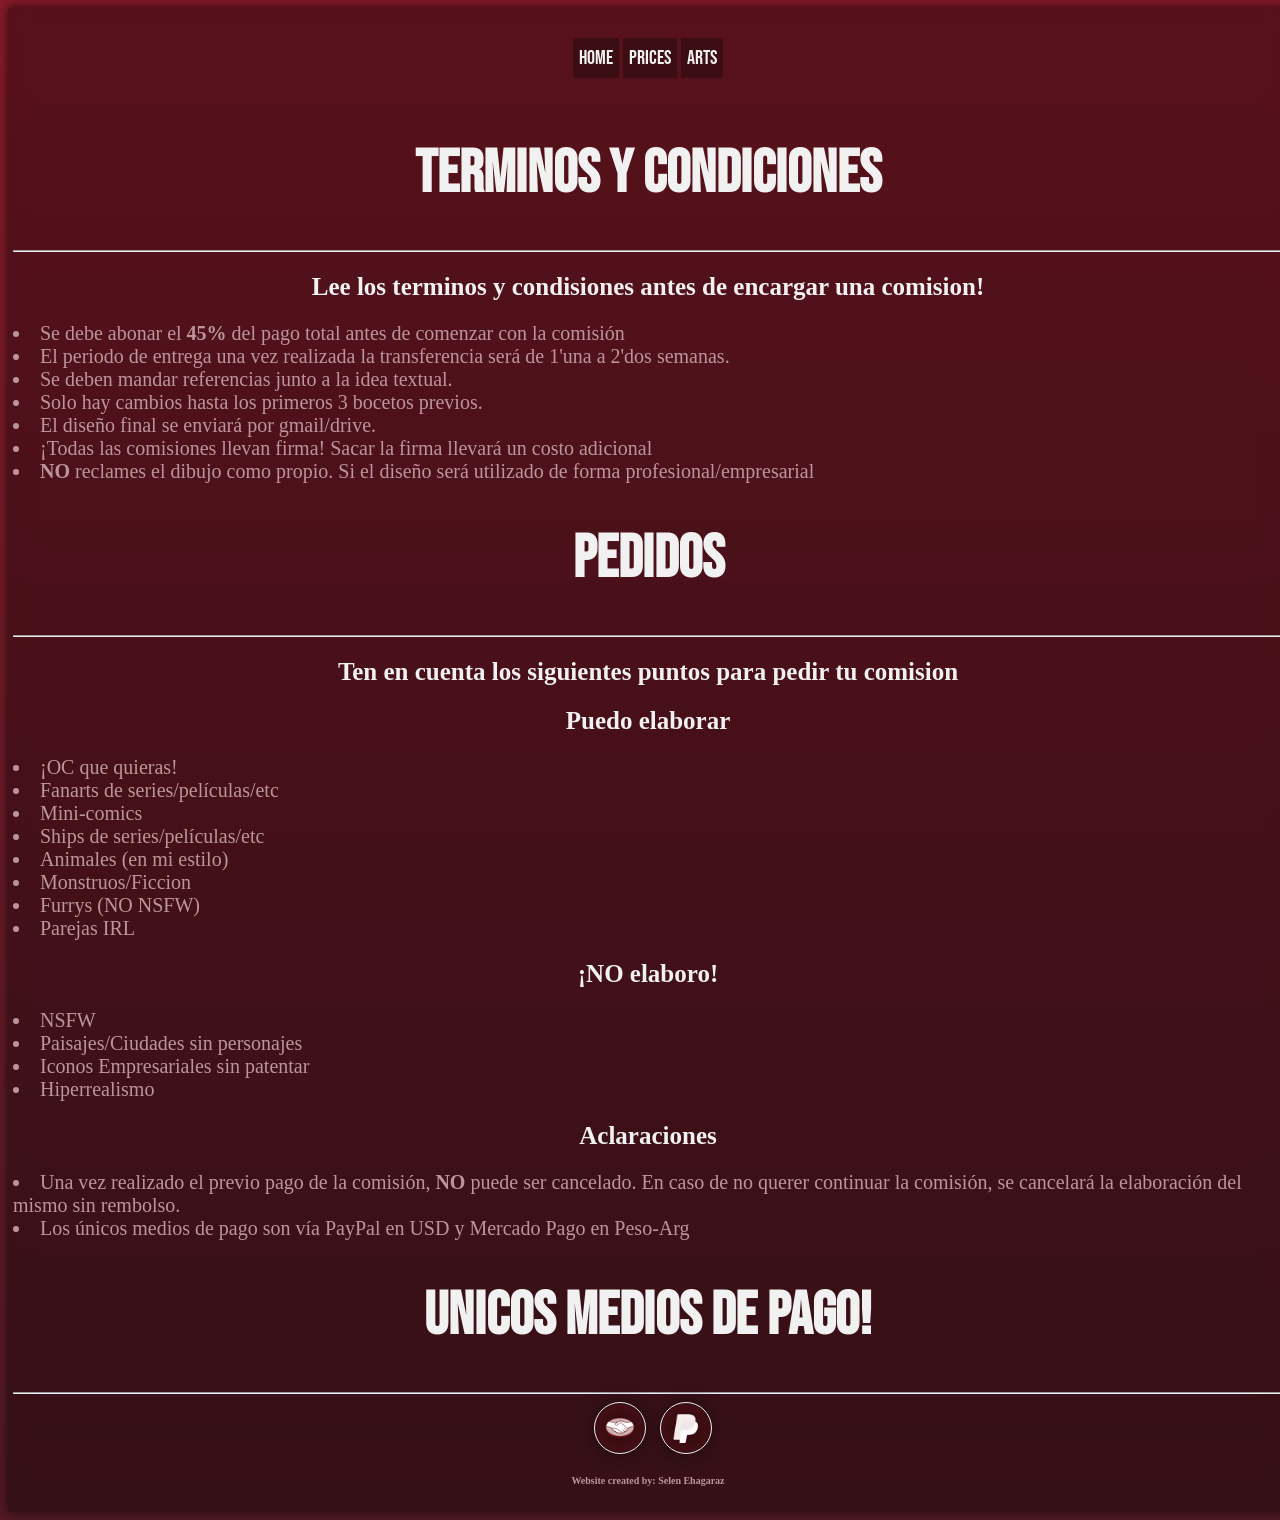
<file: tscs.html>
<!DOCTYPE html>
<html lang="en">
<head>
    <meta charset="UTF-8">
    <meta name="viewport" content="width=device-width, initial-scale=1.0">
    <title>Selen Commissions</title>
    <link rel="stylesheet" type="text/css" href="styles.css">
    <link rel="preconnect" href="https://fonts.gstatic.com" crossorigin>
    <link href="https://fonts.googleapis.com/css2?family=Bebas+Neue&display=swap" rel="stylesheet">
</head>
<body class="imagen1">
    <div class="box">

        <div class="botones">
            <button><a href="comisiones.html"> Home </a></button>
            <button><a href="prices.html"> Prices </a></button>
            <button><a href="arts.html"> Arts </a></button>
        </div>

        <h1> Terminos y Condiciones </h1> <hr>
        <h2> Lee los terminos y condisiones antes de encargar una comision! </h2>

        <div class="tscs">
            <li>Se debe abonar el <b>45%</b> del pago total antes de comenzar con la comisión </li>
            <li>El periodo de entrega una vez realizada la transferencia será de 1'una a 2'dos semanas. </li>
            <li>Se deben mandar referencias junto a la idea textual. </li>
            <li>Solo hay cambios hasta los primeros 3 bocetos previos. </li>
            <li>El diseño final se enviará por gmail/drive. </li>
            <li>¡Todas las comisiones llevan firma! Sacar la firma llevará un costo adicional </li>
            <li><b>NO</b> reclames el dibujo como propio. Si el diseño será utilizado de forma profesional/empresarial </li>
        </div>

        <h1> Pedidos </h1> <hr>
        <h2> Ten en cuenta los siguientes puntos para pedir tu comision </h2>

        <div class="tscs">
            <h2>Puedo elaborar</h2>
            <li>¡OC que quieras!</li>
            <li>Fanarts de series/películas/etc</li>
            <li>Mini-comics</li>
            <li>Ships de series/películas/etc</li>
            <li>Animales (en mi estilo)</li>
            <li>Monstruos/Ficcion</li>
            <li>Furrys (NO NSFW)</li>
            <li>Parejas IRL</li>

            <h2>¡NO elaboro!</h2>
            <li>NSFW</li>
            <li>Paisajes/Ciudades sin personajes</li>
            <li>Iconos Empresariales sin patentar</li>
            <li>Hiperrealismo</li>

            <h2>Aclaraciones</h2>
            <li>Una vez realizado el previo pago de la comisión, <b>NO</b> puede ser cancelado. En caso de no querer continuar la comisión, se cancelará la elaboración del mismo sin rembolso.</li>
            <li>Los únicos medios de pago son vía PayPal en USD y Mercado Pago en Peso-Arg </li>
        </div>

        <h1>Unicos medios de pago!</h1> <hr>
        <div class="pagos">
            <li> <img src="imags/MLLogo.png" alt="" width="10%"> </li>
            <li> <img src="imags/PayPalLogo.png" alt="" width="10%"> </li>
        </div>
        <h5>Website created by: Selen Ehagaraz</h5>
    </div>
</body>
</file>
<file: style.css>
/* --- VARIABLES DE COLORES (Tus colores obligatorios) --- */
:root {
    --vino: #6f1417;
    /* Texto principal y acentos fuertes */
    --rosa-polvo: #b5868a;
    /* Botones y detalles lindos */
    --beige-claro: #eae9e7;
    /* Fondo general */
    --blanco-roto: #eeeeed;
    /* Fondo de tarjetas */
    --taupe: #bdb6ac;
    /* Bordes y detalles suaves */
}

/* --- ESTILOS GENERALES --- */
* {
    margin: 0;
    padding: 0;
    box-sizing: border-box;
}

html {
    scroll-behavior: smooth;
    /* Desplazamiento suave al hacer clic */
}

body {
    font-family: 'Quicksand', sans-serif;
    /* Fuente redonda y cute */
    background-color: var(--beige-claro);
    color: var(--vino);
    line-height: 1.6;
}

/* --- NAVEGACIÓN --- */
.navbar {
    display: flex;
    justify-content: space-between;
    align-items: center;
    background-color: var(--blanco-roto);
    padding: 1rem 5%;
    position: sticky;
    /* Se queda pegado arriba */
    top: 0;
    z-index: 100;
    border-bottom: 2px solid var(--taupe);
}

.logo {
    font-weight: 700;
    font-size: 1.5rem;
    color: var(--vino);
}

.nav-links {
    list-style: none;
    display: flex;
    gap: 20px;
}

.nav-links a {
    text-decoration: none;
    color: var(--vino);
    font-weight: 600;
    transition: color 0.3s;
}

.nav-links a:hover {
    color: var(--rosa-polvo);
}

/* Menu hamburguesa (oculto en PC) */
.burger {
    display: none;
    cursor: pointer;
}

.line {
    width: 25px;
    height: 3px;
    background-color: var(--vino);
    margin: 5px;
}


/* --- SECCIONES GENERALES --- */
.container {
    width: 90%;
    max-width: 1000px;
    margin: auto;
    padding: 60px 0;
}

.section-title {
    text-align: center;
    font-size: 2.5rem;
    margin-bottom: 40px;
    color: var(--vino);
}

.section-gray {
    background-color: var(--blanco-roto);
    /* Alternar color de fondo */
    border-top: 1px solid var(--taupe);
    border-bottom: 1px solid var(--taupe);
}



/* --- HERO / HOME --- */
.header-content {
    display: flex;
    align-items: center;
    justify-content: center;
    gap: 50px;
    flex-wrap: wrap;
    /* Para que baje en celular */
}

.profile-pic {
    width: 250px;
    height: 250px;
    border-radius: 50%;
    /* Hace la imagen redonda */
    object-fit: cover;
    border: 5px solid var(--rosa-polvo);
    box-shadow: 0 5px 15px rgba(111, 20, 23, 0.1);
}

.bio-text h1 {
    font-size: 3rem;
    margin-bottom: 10px;
}

.subtitle {
    font-size: 1.2rem;
    color: var(--rosa-polvo);
    font-weight: 700;
    margin-bottom: 20px;
}

.social-media {
    animation: text-focus-in 0.5s cubic-bezier(0.550, 0.085, 0.680, 0.530) 0.5s both;
    padding: 50px 0 50px 0;

    li {
        vertical-align: top;
        display: inline;
        height: 100px;
        padding-left: 10px;

        a {
            text-decoration: none;
        }

        img {
            border: 1px solid var(--beige-claro);
            border-radius: 100px;
            filter: drop-shadow(0 0 10px var(--rosa-polvo));
            width: 50px;
        }

        img:hover {
            filter: drop-shadow(0 0 10px #ffffff);
        }
    }
}

.btn-social {
    display: inline-block;
    padding: 10px 20px;
    background-color: var(--vino);
    color: var(--blanco-roto);
    text-decoration: none;
    border-radius: 25px;
    /* Botones redonditos */
    margin-right: 10px;
    transition: background 0.3s;
}

.btn-social:hover {
    background-color: var(--rosa-polvo);
}

/* --- TÉRMINOS Y CONDICIONES --- */
.tos-box {
    background-color: var(--beige-claro);
    padding: 30px;
    border-radius: 20px;
    border: 2px dashed var(--taupe);
    /* Borde punteado estilo papelería */
}

.tos-list li {
    list-style: none;
    margin-bottom: 15px;
    font-size: 1rem;
}

.tos-list-parent {
    display: grid;
    grid-template-columns: repeat(2, 1fr);
    grid-template-rows: repeat(1, 1fr);
    gap: 14px;
}

.parent-title {
    text-align: center;
    font-size: 1.2rem;
    margin-bottom: 3px;
    color: var(--vino);
}

.left-div li {
    text-align: center;
    margin-bottom: 0px;
}

.right-div li {
    text-align: center;
    margin-bottom: 0px;
}


/* --- MEDIOS DE PAGO --- */
.medios-pago {
    text-align: center;
    margin-top: 20px;
}

.medios-pago img {
    width: 60px;
    height: auto;
    margin-right: 15px;
    vertical-align: middle;
}

.pagos li {
    list-style: none;
    vertical-align: top;
    display: inline;
    padding-left: 10px;
}

/* --- PRECIOS --- */
.prices-grid {
    display: flex;
    justify-content: center;
    gap: 30px;
    flex-wrap: wrap;
}

.price-card {
    background-color: var(--blanco-roto);
    border: 1px solid var(--taupe);
    border-radius: 20px;
    padding: 30px;
    width: 280px;
    text-align: center;
    transition: transform 0.3s;
    box-shadow: 0 4px 6px rgba(0, 0, 0, 0.05);
}

.price-card:hover {
    transform: translateY(-10px);
    /* Efecto de levitación */
    border-color: var(--rosa-polvo);
}

.price-card h3 {
    margin-bottom: 15px;
}

.price {
    font-size: 2rem;
    font-weight: 700;
    color: var(--rosa-polvo);
    margin-bottom: 15px;
}

@media screen and (min-width: 1024px) {
    .table-computer-distr {
        display: flex;
        flex-direction: row;
        justify-content: space-between;
        align-items: flex-start;
        gap: 30px;
        width: 100%;
        max-width: 1200px;
        
        margin: 0 auto;
    }


    .table-container {
        flex: 1;
        /* Toma el espacio disponible de manera flexible */
        min-width: 50%;
        /* Asegura que la tabla tenga buen espacio */
    }

    .example-block {
        flex: 1;
        max-width: 55%;
        margin: 0 auto;
    }

    .example-img {
        width: 100%;
        height: auto;
        display: block;
        margin: 0 auto;
    }
}

/* --- NUEVOS ESTILOS PARA LA SECCIÓN DE PRECIOS --- */

.last-update {
    text-align: center;
    color: var(--rosa-polvo);
    font-style: italic;
    margin-top: -30px;
    margin-bottom: 30px;
}

.subsection-title {
    text-align: center;
    font-size: 1.8rem;
    color: var(--vino);
    margin: 40px 0 20px 0;
    text-transform: uppercase;
    letter-spacing: 1px;
}

.center-text {
    text-align: center;
    color: var(--rosa-polvo);
    font-weight: bold;
    margin-bottom: 20px;
}

.divider {
    border: 0;
    height: 1px;
    background: var(--taupe);
    margin: 50px auto;
    width: 60%;
    opacity: 0.5;
}

/* Caja de Aviso (Sin Firma) */
.alert-box {
    background-color: var(--taupe);
    color: var(--blanco-roto);
    padding: 20px;
    border-radius: 15px;
    text-align: center;
    max-width: 500px;
    margin: 0 auto 40px auto;
    box-shadow: 0 4px 10px rgba(111, 20, 23, 0.2);
}

.price-highlight {
    font-size: 1.5rem;
    font-weight: bold;
    margin-top: 5px;
}

/* Tabla de Precios */
.table-container {
    overflow-x: auto;
    /* Permite scroll lateral en celular si la tabla es muy ancha */
}

.prices-table {
    width: 100%;
    border-collapse: collapse;
    background-color: var(--blanco-roto);
    border-radius: 15px;
    overflow: hidden;
    /* Para que las esquinas redondeadas funcionen */
    box-shadow: 0 4px 6px rgba(0, 0, 0, 0.05);
}

.prices-table th {
    background-color: var(--rosa-polvo);
    color: var(--blanco-roto);
    padding: 15px;
    font-weight: 700;
    font-size: 0.8rem;
}

.prices-table td {
    padding: 15px;
    text-align: center;
    border-bottom: 1px solid var(--taupe);
    color: var(--vino);

    font-size: 0.8rem;
}

.prices-table .row-header {
    background-color: var(--beige-claro);
    font-weight: bold;
    text-align: left;
}

.ars-price {
    display: block;
    font-size: 0.9rem;
    color: var(--taupe);
    font-weight: normal;
}

/* Estilos específicos para Fondos (mini tarjetas) */
.mini-card {
    width: 220px;
    padding: 20px;
}

/* Contenedor de Chibis */
.chibis-container {
    display: flex;
    justify-content: center;
    gap: 30px;
    flex-wrap: wrap;
}

.chibi-box {
    background-color: var(--blanco-roto);
    border: 2px solid var(--taupe);
    border-radius: 20px;
    padding: 30px;
    width: 100%;
    max-width: 400px;
    text-align: center;
    position: relative;
}

.chibi-box.promo {
    border-color: var(--vino);
    background-color: var(--beige-claro);
}

/* Contenedor de Emojis */
.emoji-container {
    display: flex;
    justify-content: center;
    gap: 30px;
    flex-wrap: wrap;
}

.emoji-box {
    background-color: var(--blanco-roto);
    border: 2px solid var(--taupe);
    border-radius: 20px;
    padding: 30px;
    width: 100%;
    max-width: 400px;
    text-align: center;
    position: relative;
}

.emoji-img {
    margin-top: 15px;
    max-width: 100%;
    border-radius: 10px;
}


.badge {
    position: absolute;
    top: -15px;
    right: -15px;
    background-color: var(--vino);
    color: var(--blanco-roto);
    padding: 5px 15px;
    border-radius: 20px;
    font-weight: bold;
    transform: rotate(10deg);
}

.clean-list {
    list-style: none;
    text-align: left;
    margin: 20px 0;
}

.clean-list li {
    margin-bottom: 10px;
    border-bottom: 1px dashed var(--taupe);
    padding-bottom: 5px;
}

.ars-sm {
    font-size: 0.85rem;
    color: var(--taupe);
}

.chibi-img {
    margin-top: 15px;
    max-width: 100%;
    border-radius: 10px;
}


/* Contenedor de Roblox */
.roblox-container {
    display: flex;
    justify-content: center;
    gap: 30px;
    flex-wrap: wrap;
}

.roblox-box {
    background-color: var(--blanco-roto);
    border: 2px solid var(--taupe);
    border-radius: 20px;
    padding: 30px;
    width: 100%;
    max-width: 400px;
    text-align: center;
    position: relative;
}

.roblox-box.promo {
    border-color: var(--vino);
    background-color: var(--beige-claro);
}

.roblox-img {
    margin-top: 15px;
    max-width: 100%;
    border-radius: 10px;
}

.roblox-img:hover {
    transform: translateY(-15px) rotate(2deg);
    transition: transform 0.3s;
}

/* Ejemplos de Imágenes */
.example-block {
    text-align: center;
    margin-top: 40px;
    margin-bottom: 40px;
}

.example-block h4 {
    color: var(--rosa-polvo);
    margin-bottom: 15px;
}

.example-img {
    max-width: 80%;
    border-radius: 10px;
}

.mini-gallery {
    display: flex;
    justify-content: center;
    gap: 10px;
    flex-wrap: wrap;
}

.mini-gallery img {
    height: 450px;
    /* Altura fija para que se vean parejas */
    object-fit: cover;
    border-radius: 8px;
}

.mini-gallery img:hover {
    transform: scale(1.03);
    transition: transform 0.3s;
    filter: drop-shadow(0 5px 15px rgba(0, 0, 0, 0.1));
}

/* --- GALERÍA --- */
.gallery-grid {
    display: grid;
    grid-template-columns: repeat(auto-fit, minmax(250px, 1fr));
    gap: 15px;
}

.gallery-grid img {
    width: 100%;
    height: 100%;
    object-fit: cover;
    border-radius: 15px;
    transition: transform 0.3s;
}

.gallery-grid img:hover {
    transform: scale(1.02);
    box-shadow: 0 5px 15px rgba(0, 0, 0, 0.1);
}

/* --- FOOTER --- */
footer {
    background-color: var(--vino);
    color: var(--blanco-roto);
    text-align: center;
    padding: 20px;
}

/* --- RESPONSIVE (CELULAR) --- */
@media screen and (max-width: 768px) {
    .nav-links {
        display: none;
        /* Ocultar menú en móvil por defecto */
        flex-direction: column;
        position: absolute;
        right: 0;
        top: 60px;
        background-color: var(--blanco-roto);
        width: 100%;
        text-align: left;
        padding: 20px 0;
        border-bottom: 2px solid var(--taupe);
    }

    .nav-links.active {
        padding-left: 25px;
        display: flex;

        /* Mostrar cuando se activa con JS */
        a {
            font-size: 1.5rem;
        }
    }

    .nav-links a {
        text-decoration: none;
        color: var(--vino);
        font-weight: 600;
        transition: color 0.3s;
    }

    .burger {
        display: block;
        /* Mostrar icono hamburguesa */
    }

    .header-content {
        text-align: center;
    }

    .bio-text h1 {
        font-size: 2.2rem;
    }

    .mini-gallery img {
        height: 200px;
    }

    .mini-gallery img:hover {
        height: 80vh;
        position: absolute;
        z-index: 999;
    }

    .chibi-box {
        background-color: var(--blanco-roto);
        border: 2px solid var(--taupe);
        border-radius: 20px;
        padding: 30px;
        width: 100%;
        max-width: 350px;
        text-align: center;
        position: relative;
    }

    .roblox-box {
        background-color: var(--blanco-roto);
        border: 2px solid var(--taupe);
        border-radius: 20px;
        padding: 30px;
        width: 100%;
        max-width: 350px;
        text-align: center;
        position: relative;
    }

}

/* --- ANIMACIONES --- */

/* Estilo para el contenedor (el "box") */
.box {
    display: flex;
    justify-content: center;
    align-items: center;
    overflow: hidden;
    /* Para que el conejo no se salga del box */
    position: relative;
    margin: 50px auto;
}

/* --- Código del Conejo --- */
.rabbit {
    width: 5em;
    height: 3em;
    background: #ffffff;
    border-radius: 70% 90% 60% 50%;
    position: relative;
    box-shadow: -0.2em 1em 0 -0.75em #bdb6ac;
    transform: rotate(0deg) translate(-2em, 0);
    animation: hop 1s infinite linear;
    z-index: 1;
}

/* Cola, Ojo, Patas */
.rabbit:before {
    content: "";
    position: absolute;
    width: 1em;
    height: 1em;
    background: white;
    /* tail */
    border-radius: 100%;
    top: 0.5em;
    left: -0.3em;
    box-shadow:
        4em 0.4em 0 -0.35em #bdb6ac,
        /* eye */
        0.5em 1em 0 white,
        /* back foot */
        4em 1em 0 -0.3em white,
        /* front foot */
        4em 1em 0 -0.3em white,
        4em 1em 0 -0.4em white;
    animation: kick 1s infinite linear;
}

/* Orejas */
.rabbit:after {
    content: "";
    position: absolute;
    width: .75em;
    height: 2em;
    background: white;
    border-radius: 50% 100% 0 0;
    transform: rotate(-30deg);
    right: 1em;
    top: -1em;
    border-top: 1px solid #f7f5f4;
    border-left: 1px solid #f7f5f4;
    box-shadow: -0.5em 0em 0 -0.1em white;
}

/* --- Animaciones --- */
@keyframes hop {
    20% {
        transform: rotate(-10deg) translate(1em, -2em);
        box-shadow: -0.2em 3em 0 -1em #bdb6ac;
    }

    40% {
        transform: rotate(10deg) translate(3em, -4em);
        box-shadow: -0.2em 3.25em 0 -1.1em #bdb6ac;
    }

    60%,
    75% {
        transform: rotate(0) translate(4em, 0);
        box-shadow: -0.2em 1em 0 -0.75em #bdb6ac;
    }
}

@keyframes kick {

    20%,
    50% {
        box-shadow:
            4em 0.4em 0 -0.35em #000000,
            0.5em 1.5em 0 white,
            4em 1.75em 0 -0.3em white,
            4em 1.75em 0 -0.3em white,
            4em 1.9em 0 -0.4em white;
    }

    40% {
        box-shadow:
            4em 0.4em 0 -0.35em #000000,
            0.5em 2em 0 white,
            4em 1.75em 0 -0.3em white,
            4.2em 1.75em 0 -0.2em white,
            4.4em 1.9em 0 -0.2em white;
    }
}
</file>
<file: styles.css>
/* HOLA! Soy Selen Ehagaraz, este es un codigo especialmente dedicado a mi pagina de commisiones!
Por favor si estás utilizando mi codigo, dame creditos!!
Mis redes:
instagram : @ bebe_s3l
Teitter/X : @ bebe_s3l
Github : @ Selen-Programm  */


/* STYLES DEL INTERFAST DE LA PAGINA */

/* COLORES UTILIZADOS : 
F1F1F1 (blanco opaco)
BC959B (rosa claro)
871B29 (rojo intenso)
511923 (bordo oscuro)
0C090A (negro mate)
*/


/* para 980px o menos */
@media screen and (max-width:980px) {
    .container {
        width:98%;
    }
    section {
        width:68%;
    }
}

/* para 700px o menos */
@media screen and (max-width:700px) {
    aside,section {
        float:none;
        width:96%;
    }
    nav, section {
        font-size:1.2em;
    }
    aside {
        margin-top:5px;
    }
    nav ul {
        float:none;
        clear:both;
    }
}

/* para 480px o menos */
@media screen and (max-width:480px) {
    aside {
        display:none;
    }
    nav, section {
        font-size:1.5em;
    }
    section {
        width:94%;
    }
    nav ul {
        float:left;
        clear:none;
        width:50%;
    }
    nav ul li {
        float:none;
    }
}

.bebas-neue-regular {
    font-family: "Bebas Neue", sans-serif;
    font-weight: 400;
    font-style: normal;
}


.imagen1{
    background-image: linear-gradient( #871B29, #511923);
}
.imagen2 {
    background-image: url(imags/fondo\ \(3\).jpg);
    background-size: cover;
    background-repeat: repeat;
}
.imagen3 {
    background-image: url(imags/cerezo.png);
    background-size: contain;
    background-repeat: repeat;
}
.box{
    background-color: rgba(0, 0, 0, 0.35);
    backdrop-filter: blur(10px);
    -webkit-backdrop-filter: blur(10px);
    position: relative;
    padding: 10px 5px 10px 5px;
    min-height: 100vh;
    width: 100vw;
    box-sizing: border-box;
    box-shadow: 0 -1px 10px rgba(0, 0, 0, .7);
    text-align: center;
}

h1{
    font-family: "Bebas Neue", sans-serif;
    color: #F1F1F1;
    font-size: 60px;
} h2, h3 {
    color: #F1F1F1;
    font-size: 25px;
} h5 {
    color: #BC959B;
    font-size: 10px;
} h1, h2, h3 {
    -webkit-animation: text-focus-in 0.5s cubic-bezier(0.550, 0.085, 0.680, 0.530) 0.5s both;
	animation: text-focus-in 0.5s cubic-bezier(0.550, 0.085, 0.680, 0.530) 0.5s both;
}

.present{
    li{
        list-style: none;
    }
}

.tscs {
    li{
        color: #BC959B;
        font-size: 20px;
        text-align: left;
    }
}
.pagos{
    li{
        list-style: none;
        vertical-align: top;
        display: inline;
        padding-left: 10px;
        img{
            border: 1px solid #F1F1F1;
            border-radius: 100px;
            filter: drop-shadow(0 0 10px #000000);
            width: 50px;
        }
        img:hover{
            filter: drop-shadow(0 0 10px #ffffff);
        }
    }
}

.precios {
    display: flex;
    flex-direction: row;
}.recortes {
    align-content: center;
    h1{
        color: #F1F1F1;
        font-size: 15px;
    }
    .box-1{
        text-align: center;
    }
    .box-2, .box-3, .box-4 {
        padding-right: 20px;
        h2{
            color: #BC959B;
            font-size: 20px;
        }
    }
}

.chibis{
    display: flex;
} .cajas {
    h2{
        color: #BC959B;
    }
    h1{
        color: #F1F1F1;
        font-size: 25px;
    }
    .box-1{

        text-align: center;
    }
    .box-2{
        padding-right: 25px;
        h2{
            font-size: 23px;
        }
    }

    .burpl{
        animation: burbuja 2s linear infinite;
    }
}

.container {
    height:1000px; 
    position:relative; 
    overflow:hidden;
    .gallery {
        position:absolute; 
        top:0px; 
        left:0px; 
        overflow:hidden; 
        white-space: nowrap;
        animation: bannermove 10s linear infinite;
        animation-play-state: running;
        -webkit-animation-play-state: running;
        animation-direction: alternate-reverse
    }
    .gallery img {    
        object-fit: contain;
        object-position: 10% 20%;
        padding: 5px;
    }
}

.sombra {
    filter: drop-shadow(0 0 10px #000000);
}
    /* -webkit-animation: shadow-drop-2-center 0.4s cubic-bezier(0.250, 0.460, 0.450, 0.940) both;
    animation: shadow-drop-2-center 0.4s cubic-bezier(0.250, 0.460, 0.450, 0.940) both; */


.banner {
    box-shadow: 0 0 30px 0#F1F1F1;
    -webkit-animation: text-focus-in 0.5s cubic-bezier(0.550, 0.085, 0.680, 0.530) 0.5s both;
	animation: text-focus-in 0.5s cubic-bezier(0.550, 0.085, 0.680, 0.530) 0.5s both;
}

.botones {
    -webkit-animation: text-focus-in 0.5s cubic-bezier(0.550, 0.085, 0.680, 0.530) 0.5s both;
	animation: text-focus-in 0.5s cubic-bezier(0.550, 0.085, 0.680, 0.530) 0.5s both;
    align-items: center;
    padding: 20px 0 20px 0;
} button {
    font-size: 20px;
    color: #F1F1F1;
    border: none;
    background-color: rgba(12, 9, 10, 0.372);
    height: 40px;
        a {
            font-family: "Bebas Neue", sans-serif;
            text-decoration: none;
            color: #F1F1F1;
        } a:hover {
            color: #F1F1F1;
            text-shadow: 0 0 10px #F1F1F1;
        }
}

.social-media{
    -webkit-animation: text-focus-in 0.5s cubic-bezier(0.550, 0.085, 0.680, 0.530) 0.5s both;
	animation: text-focus-in 0.5s cubic-bezier(0.550, 0.085, 0.680, 0.530) 0.5s both;
    padding: 50px 0 50px 0;
    li{
        vertical-align: top;
        display: inline;
        height: 100px;
        padding-left: 10px;
        a{
            text-decoration: none;
        }
        img{
            border: 1px solid #F1F1F1;
            border-radius: 100px;
            filter: drop-shadow(0 0 10px #000000);
            width: 50px;
        }
        img:hover{
            filter: drop-shadow(0 0 10px #ffffff);
        }
    }
}

.dibujos{
    -webkit-animation: text-focus-in 0.5s cubic-bezier(0.550, 0.085, 0.680, 0.530) 0.5s both;
	animation: text-focus-in 0.5s cubic-bezier(0.550, 0.085, 0.680, 0.530) 0.5s both;
    position: relative;
    box-sizing: border-box;
    li{
        list-style: none;
        view-timeline-name: --image;
        view-timeline-axis: block;

        animation-timeline: --image;
        animation-name: show;

        animation-range: entry 25% cover 50%;
        animation-fill-mode: both;
    }
    img{
        filter: drop-shadow(0 0 10px #ffffff);
        width: 80%;
    }
}


/* ANIMACIONES EN LOS TEXTOS, IMAGENES Y DEMÁS*/


@-webkit-keyframes text-focus-in { /* ANIMACION DE LOS TITULOS */
    0% {
      -webkit-filter: blur(12px);
              filter: blur(12px);
      opacity: 0;
    }
    100% {
      -webkit-filter: blur(0px);
              filter: blur(0px);
      opacity: 1;
    }
  }@keyframes text-focus-in {
    0% {
      -webkit-filter: blur(12px);
              filter: blur(12px);
      opacity: 0;
    }
    100% {
      -webkit-filter: blur(0px);
              filter: blur(0px);
      opacity: 1;
    }
}

@keyframes bannermove {
    0% {
        transform: translate(0, 0);
    }
    100% {
        transform: translate(-50%, 0);
    }
}
/* ANIMACION DE ENTRAR */

@keyframes show {
    0% {
        opacity: 0;
        filter: blur(30px);
        scale: 100%;
    }
    
    100% {
        opacity: 1;
        filter: none;
        scale: 100%;
    }
}



@keyframes burbuja {
    0%, 100% {
        transform: translateY(0rem);
    }
    50% {
        transform: translateY(-1.5rem);
    }
}
</file>
